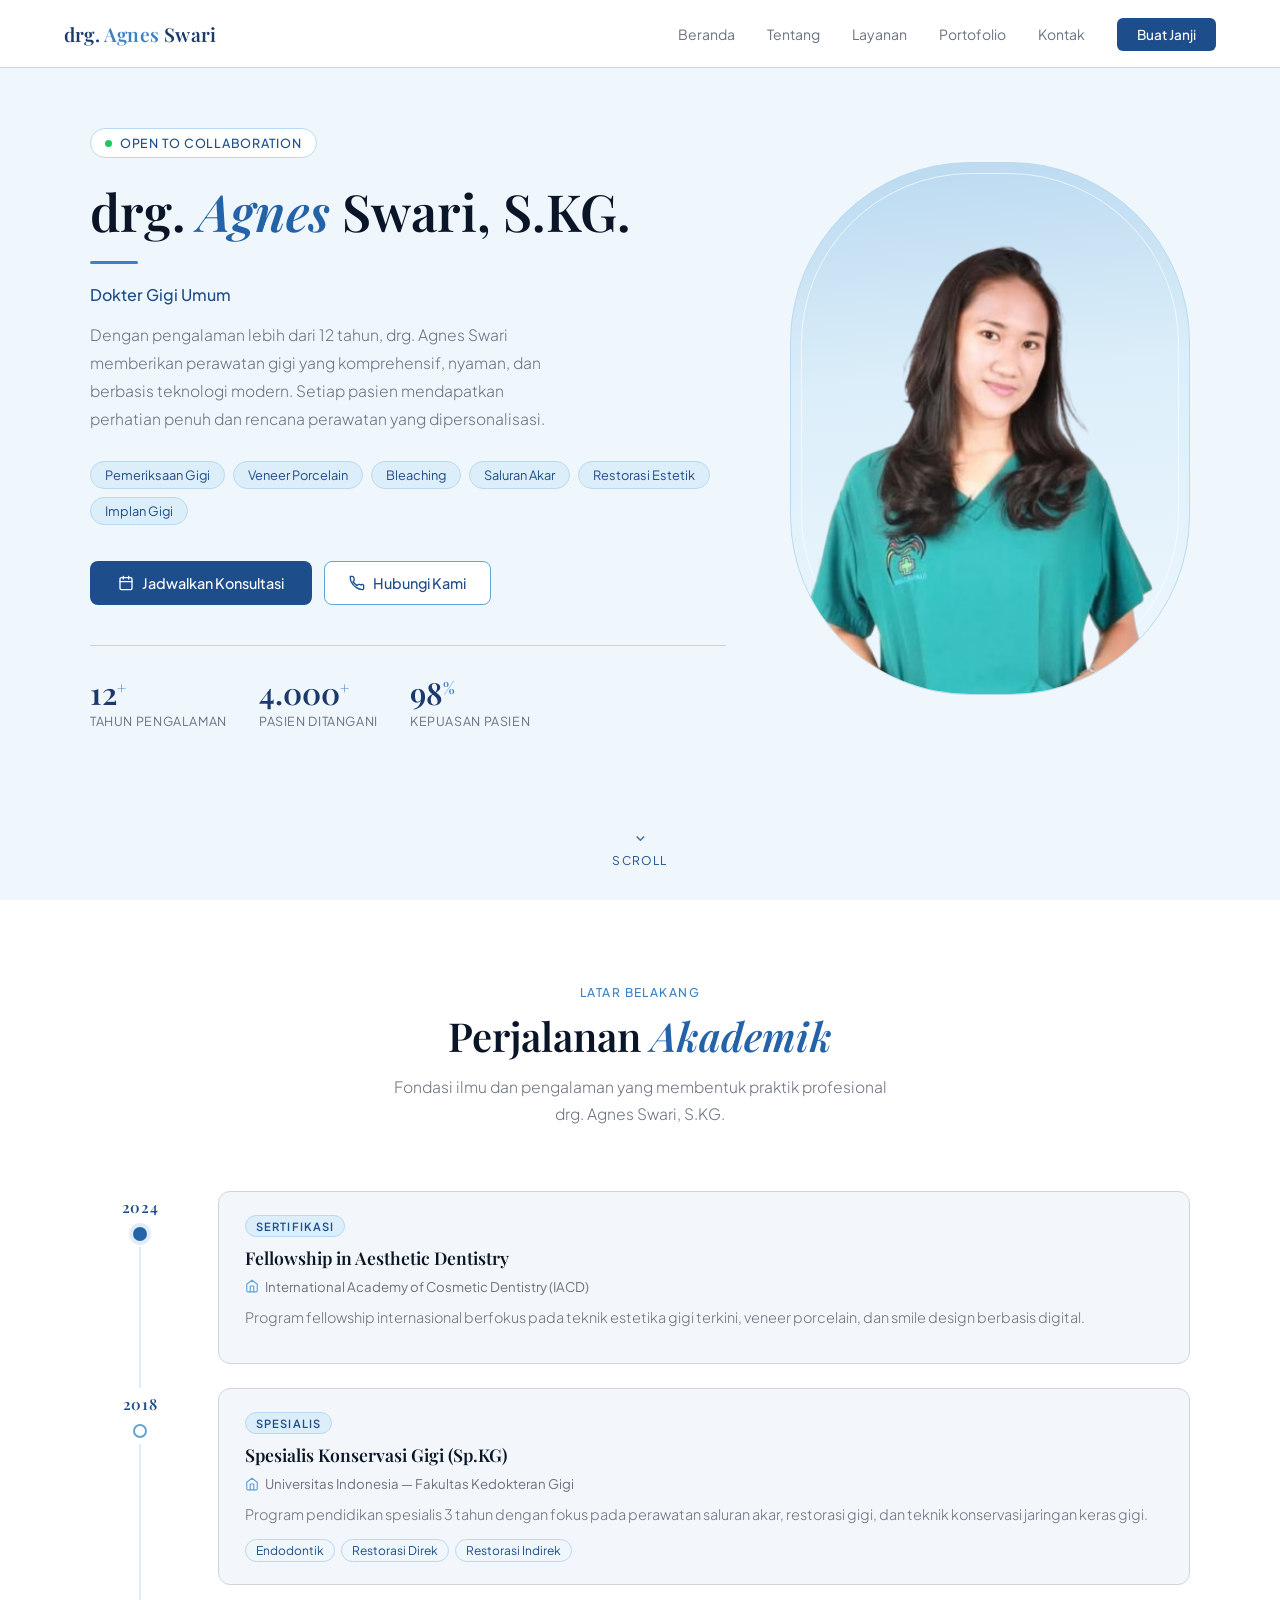
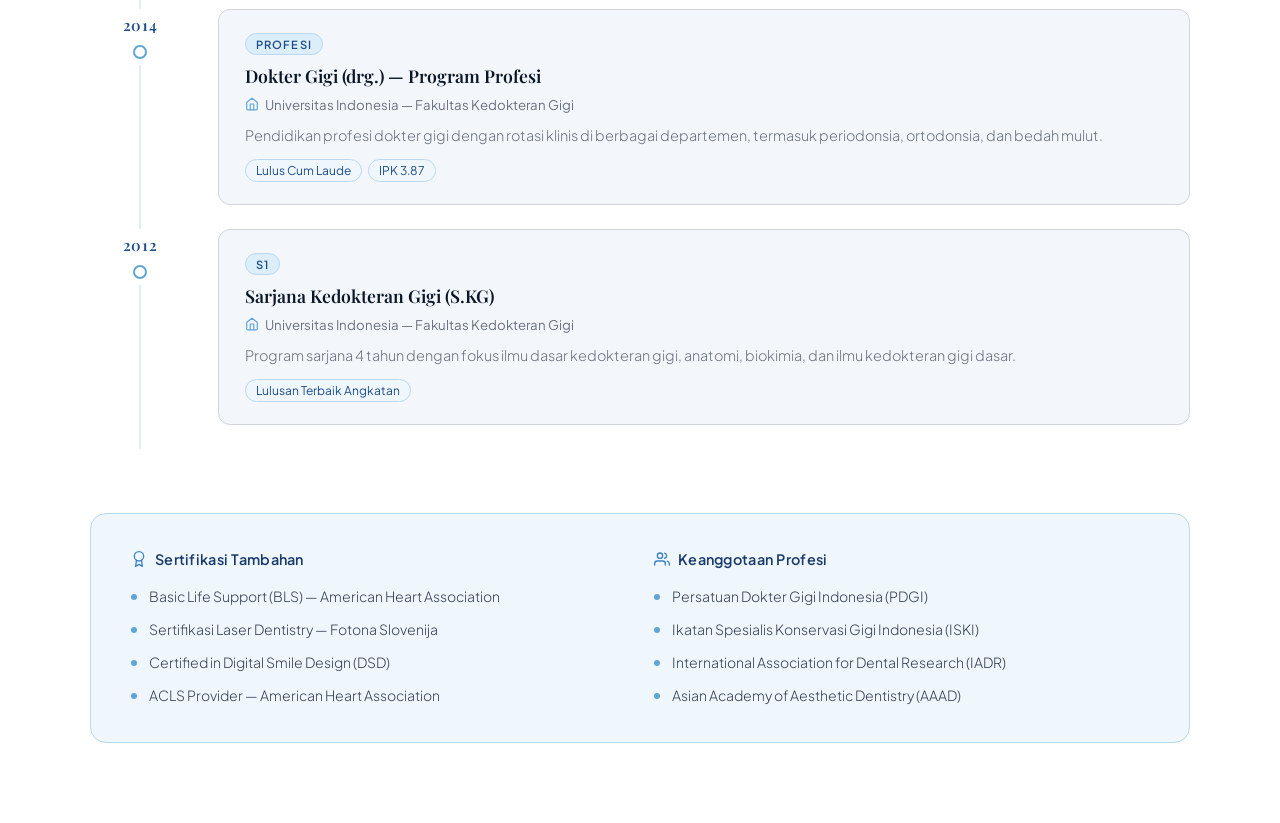
<file: index.html>
<!doctype html>
<html lang="id">
  <head>
    <meta charset="UTF-8" />
    <meta name="viewport" content="width=device-width, initial-scale=1.0" />
    <title>drg. Agnes Swari</title>

    <!-- Favicon -->
    <link rel="icon" href="assets/favicon/favicon.png" type="image/png" />

    <!-- Google Fonts -->
    <link rel="preconnect" href="https://fonts.googleapis.com" />
    <link rel="preconnect" href="https://fonts.gstatic.com" crossorigin />
    <link href="https://fonts.googleapis.com/css2?family=Playfair+Display:ital,wght@0,600;1,500&family=Plus+Jakarta+Sans:wght@300;400;500;600&display=swap" rel="stylesheet" />

    <!-- Stylesheet -->
    <link rel="stylesheet" href="style.css" />
  </head>
  <body>
    <!-- ══════════════════════════════════
     NAVBAR
════════════════════════════════════ -->
    <header>
      <nav class="navbar">
        <a href="index.html" class="logo">drg. <span>Agnes</span> Swari</a>

        <ul class="nav-menu">
          <li><a href="index.html">Beranda</a></li>
          <li><a href="#">Tentang</a></li>
          <li><a href="#">Layanan</a></li>
          <li><a href="portofolio.html">Portofolio</a></li>
          <li><a href="#">Kontak</a></li>
          <li><a href="#" class="nav-btn">Buat Janji</a></li>
        </ul>

        <button class="hamburger" id="ham" aria-label="Buka menu">
          <span></span>
          <span></span>
          <span></span>
        </button>
      </nav>

      <!-- Mobile nav drawer (ditampilkan saat hamburger diklik) -->
      <nav class="mobile-nav" id="mobileNav">
        <a href="index.html">Beranda</a>
        <a href="#">Tentang</a>
        <a href="#">Layanan</a>
        <a href="portofolio.html">Portofolio</a>
        <a href="#">Kontak</a>
        <a href="#" class="m-cta">Buat Janji →</a>
      </nav>
    </header>

    <!-- ══════════════════════════════════
     HERO
════════════════════════════════════ -->
    <section class="hero">
      <div class="hero-inner">
        <!-- Kiri: Konten Teks -->
        <div class="hero-content">
          <div class="status-pill">
            <span class="status-dot"></span>
            Open to Collaboration
          </div>

          <h1 class="hero-name">drg. <em>Agnes</em> Swari, S.KG.</h1>

          <p class="hero-degree"></p>
          <!-- Harusnya dipake buat gelar -->

          <div class="divider"></div>

          <p class="hero-specialty">Dokter Gigi Umum</p>

          <p class="hero-desc">
            Dengan pengalaman lebih dari 12 tahun, drg. Agnes Swari memberikan perawatan gigi yang komprehensif, nyaman, dan berbasis teknologi modern. Setiap pasien mendapatkan perhatian penuh dan rencana perawatan yang dipersonalisasi.
          </p>

          <div class="service-tags">
            <a href="#" class="tag">Pemeriksaan Gigi</a>
            <span class="tag">Veneer Porcelain</span>
            <span class="tag">Bleaching</span>
            <span class="tag">Saluran Akar</span>
            <span class="tag">Restorasi Estetik</span>
            <span class="tag">Implan Gigi</span>
          </div>

          <div class="hero-actions">
            <a href="#" class="btn-primary">
              <!-- Ikon kalender -->
              <svg width="16" height="16" viewBox="0 0 24 24" fill="none" stroke="currentColor" stroke-width="2" stroke-linecap="round" stroke-linejoin="round">
                <rect x="3" y="4" width="18" height="18" rx="2" />
                <path d="M16 2v4M8 2v4M3 10h18" />
              </svg>
              Jadwalkan Konsultasi
            </a>
            <a href="#" class="btn-outline">
              <!-- Ikon telepon -->
              <svg width="16" height="16" viewBox="0 0 24 24" fill="none" stroke="currentColor" stroke-width="2" stroke-linecap="round" stroke-linejoin="round">
                <path
                  d="M22 16.92v3a2 2 0 01-2.18 2 19.79 19.79 0 01-8.63-3.07A19.5 19.5 0 013.07 9.81 19.79 19.79 0 012 2h3a2 2 0 012 1.72c.18.96.47 1.9.87 2.81a2 2 0 01-.45 2.11L6.09 9.91a16 16 0 006 6l1.27-1.27a2 2 0 012.11-.45c.91.4 1.85.69 2.81.87A2 2 0 0122 16v2.92z"
                />
              </svg>
              Hubungi Kami
            </a>
          </div>

          <div class="stats-row">
            <div class="stat">
              <div class="stat-num">12<sup>+</sup></div>
              <div class="stat-label">Tahun Pengalaman</div>
            </div>
            <div class="stat">
              <div class="stat-num">4.000<sup>+</sup></div>
              <div class="stat-label">Pasien Ditangani</div>
            </div>
            <div class="stat">
              <div class="stat-num">98<sup>%</sup></div>
              <div class="stat-label">Kepuasan Pasien</div>
            </div>
          </div>
        </div>
        <!-- /hero-content -->

        <!-- Kanan: Foto Profil -->
        <div class="hero-photo-wrap">
          <div class="photo-frame">
            <!--
        ╔══════════════════════════════════════════════════════╗
        ║           SPESIFIKASI FOTO PROFIL DOKTER             ║
        ╠══════════════════════════════════════════════════════╣
        ║  Ukuran      : Min. 600 × 800 px (rasio 3:4)        ║
        ║  Format      : JPG atau WebP (kualitas ≥ 85%)        ║
        ║  Orientasi   : Portrait (vertikal)                   ║
        ║  Framing     : Kepala hingga pinggang (bust shot)    ║
        ║                Kepala di 1/4 bagian atas frame       ║
        ║  Background  : Polos — putih / abu / biru muda       ║
        ║  Pencahayaan : Terang, merata, profesional           ║
        ║  Pakaian     : Jas dokter putih / scrub biru         ║
        ║  Ekspresi    : Senyum ramah, tatapan ke kamera       ║
        ╠══════════════════════════════════════════════════════╣
        ║  CARA PAKAI FOTO ASLI:                               ║
        ║  Hapus seluruh <svg> di bawah, ganti dengan:        ║
        ║                                                      ║
        ║  <img src="foto-dokter.jpg"                          ║
        ║       alt="drg. Agnes Swari, S.KG."                      ║
        ║       style="width:100%;height:100%;                 ║
        ║              object-fit:cover;                       ║
        ║              object-position:center top;             ║
        ║              display:block;" />                      ║
        ╚══════════════════════════════════════════════════════╝
        -->

            <!-- SVG Ilustrasi Placeholder Dokter -->
            <img src="assets/hero/profile.png" alt="Foto Profil drg. Agnes Swari, S.KG." class="doctor-svg" />
          </div>
        </div>
        <!-- /hero-photo-wrap -->
      </div>
      <!-- /hero-inner -->

      <div class="scroll-hint">
        <svg viewBox="0 0 24 24" fill="none" stroke="currentColor" stroke-width="2"><path d="M7 10l5 5 5-5" /></svg>
        Scroll
      </div>
    </section>

    <!-- ══════════════════════════════════
     PERJALANAN AKADEMIK
════════════════════════════════════ -->
    <section class="academic" id="akademik">
      <div class="academic-inner">
        <!-- Header section -->
        <div class="academic-header">
          <span class="section-label">Latar Belakang</span>
          <h2 class="section-title">Perjalanan <em>Akademik</em></h2>
          <p class="section-desc">Fondasi ilmu dan pengalaman yang membentuk praktik profesional drg. Agnes Swari, S.KG.</p>
        </div>

        <!-- Timeline -->
        <div class="timeline">
          <div class="timeline-item">
            <div class="timeline-left">
              <div class="tl-year">2024</div>
              <div class="tl-dot active"></div>
              <div class="tl-line"></div>
            </div>
            <div class="timeline-card">
              <div class="tc-badge">Sertifikasi</div>
              <h3 class="tc-title">Fellowship in Aesthetic Dentistry</h3>
              <p class="tc-org">
                <svg width="14" height="14" viewBox="0 0 24 24" fill="none" stroke="currentColor" stroke-width="2" stroke-linecap="round" stroke-linejoin="round">
                  <path d="M3 9l9-7 9 7v11a2 2 0 01-2 2H5a2 2 0 01-2-2z" />
                  <polyline points="9 22 9 12 15 12 15 22" />
                </svg>
                International Academy of Cosmetic Dentistry (IACD)
              </p>
              <p class="tc-desc">Program fellowship internasional berfokus pada teknik estetika gigi terkini, veneer porcelain, dan smile design berbasis digital.</p>
            </div>
          </div>

          <div class="timeline-item">
            <div class="timeline-left">
              <div class="tl-year">2018</div>
              <div class="tl-dot"></div>
              <div class="tl-line"></div>
            </div>
            <div class="timeline-card">
              <div class="tc-badge">Spesialis</div>
              <h3 class="tc-title">Spesialis Konservasi Gigi (Sp.KG)</h3>
              <p class="tc-org">
                <svg width="14" height="14" viewBox="0 0 24 24" fill="none" stroke="currentColor" stroke-width="2" stroke-linecap="round" stroke-linejoin="round">
                  <path d="M3 9l9-7 9 7v11a2 2 0 01-2 2H5a2 2 0 01-2-2z" />
                  <polyline points="9 22 9 12 15 12 15 22" />
                </svg>
                Universitas Indonesia — Fakultas Kedokteran Gigi
              </p>
              <p class="tc-desc">Program pendidikan spesialis 3 tahun dengan fokus pada perawatan saluran akar, restorasi gigi, dan teknik konservasi jaringan keras gigi.</p>
              <div class="tc-tags">
                <span>Endodontik</span>
                <span>Restorasi Direk</span>
                <span>Restorasi Indirek</span>
              </div>
            </div>
          </div>

          <div class="timeline-item">
            <div class="timeline-left">
              <div class="tl-year">2014</div>
              <div class="tl-dot"></div>
              <div class="tl-line"></div>
            </div>
            <div class="timeline-card">
              <div class="tc-badge">Profesi</div>
              <h3 class="tc-title">Dokter Gigi (drg.) — Program Profesi</h3>
              <p class="tc-org">
                <svg width="14" height="14" viewBox="0 0 24 24" fill="none" stroke="currentColor" stroke-width="2" stroke-linecap="round" stroke-linejoin="round">
                  <path d="M3 9l9-7 9 7v11a2 2 0 01-2 2H5a2 2 0 01-2-2z" />
                  <polyline points="9 22 9 12 15 12 15 22" />
                </svg>
                Universitas Indonesia — Fakultas Kedokteran Gigi
              </p>
              <p class="tc-desc">Pendidikan profesi dokter gigi dengan rotasi klinis di berbagai departemen, termasuk periodonsia, ortodonsia, dan bedah mulut.</p>
              <div class="tc-tags">
                <span>Lulus Cum Laude</span>
                <span>IPK 3.87</span>
              </div>
            </div>
          </div>

          <div class="timeline-item">
            <div class="timeline-left">
              <div class="tl-year">2012</div>
              <div class="tl-dot"></div>
              <div class="tl-line last"></div>
            </div>
            <div class="timeline-card">
              <div class="tc-badge">S1</div>
              <h3 class="tc-title">Sarjana Kedokteran Gigi (S.KG)</h3>
              <p class="tc-org">
                <svg width="14" height="14" viewBox="0 0 24 24" fill="none" stroke="currentColor" stroke-width="2" stroke-linecap="round" stroke-linejoin="round">
                  <path d="M3 9l9-7 9 7v11a2 2 0 01-2 2H5a2 2 0 01-2-2z" />
                  <polyline points="9 22 9 12 15 12 15 22" />
                </svg>
                Universitas Indonesia — Fakultas Kedokteran Gigi
              </p>
              <p class="tc-desc">Program sarjana 4 tahun dengan fokus ilmu dasar kedokteran gigi, anatomi, biokimia, dan ilmu kedokteran gigi dasar.</p>
              <div class="tc-tags">
                <span>Lulusan Terbaik Angkatan</span>
              </div>
            </div>
          </div>
        </div>
        <!-- /timeline -->

        <!-- Sertifikasi & Keanggotaan -->
        <div class="academic-extra">
          <div class="extra-col">
            <h4 class="extra-title">
              <svg width="16" height="16" viewBox="0 0 24 24" fill="none" stroke="currentColor" stroke-width="2" stroke-linecap="round" stroke-linejoin="round">
                <circle cx="12" cy="8" r="7" />
                <polyline points="8.21 13.89 7 23 12 20 17 23 15.79 13.88" />
              </svg>
              Sertifikasi Tambahan
            </h4>
            <ul class="extra-list">
              <li>Basic Life Support (BLS) — American Heart Association</li>
              <li>Sertifikasi Laser Dentistry — Fotona Slovenija</li>
              <li>Certified in Digital Smile Design (DSD)</li>
              <li>ACLS Provider — American Heart Association</li>
            </ul>
          </div>
          <div class="extra-col">
            <h4 class="extra-title">
              <svg width="16" height="16" viewBox="0 0 24 24" fill="none" stroke="currentColor" stroke-width="2" stroke-linecap="round" stroke-linejoin="round">
                <path d="M17 21v-2a4 4 0 00-4-4H5a4 4 0 00-4 4v2" />
                <circle cx="9" cy="7" r="4" />
                <path d="M23 21v-2a4 4 0 00-3-3.87" />
                <path d="M16 3.13a4 4 0 010 7.75" />
              </svg>
              Keanggotaan Profesi
            </h4>
            <ul class="extra-list">
              <li>Persatuan Dokter Gigi Indonesia (PDGI)</li>
              <li>Ikatan Spesialis Konservasi Gigi Indonesia (ISKI)</li>
              <li>International Association for Dental Research (IADR)</li>
              <li>Asian Academy of Aesthetic Dentistry (AAAD)</li>
            </ul>
          </div>
        </div>
      </div>
    </section>

    <!-- JavaScript -->
    <script src="script.js"></script>
  </body>
</html>
</file>
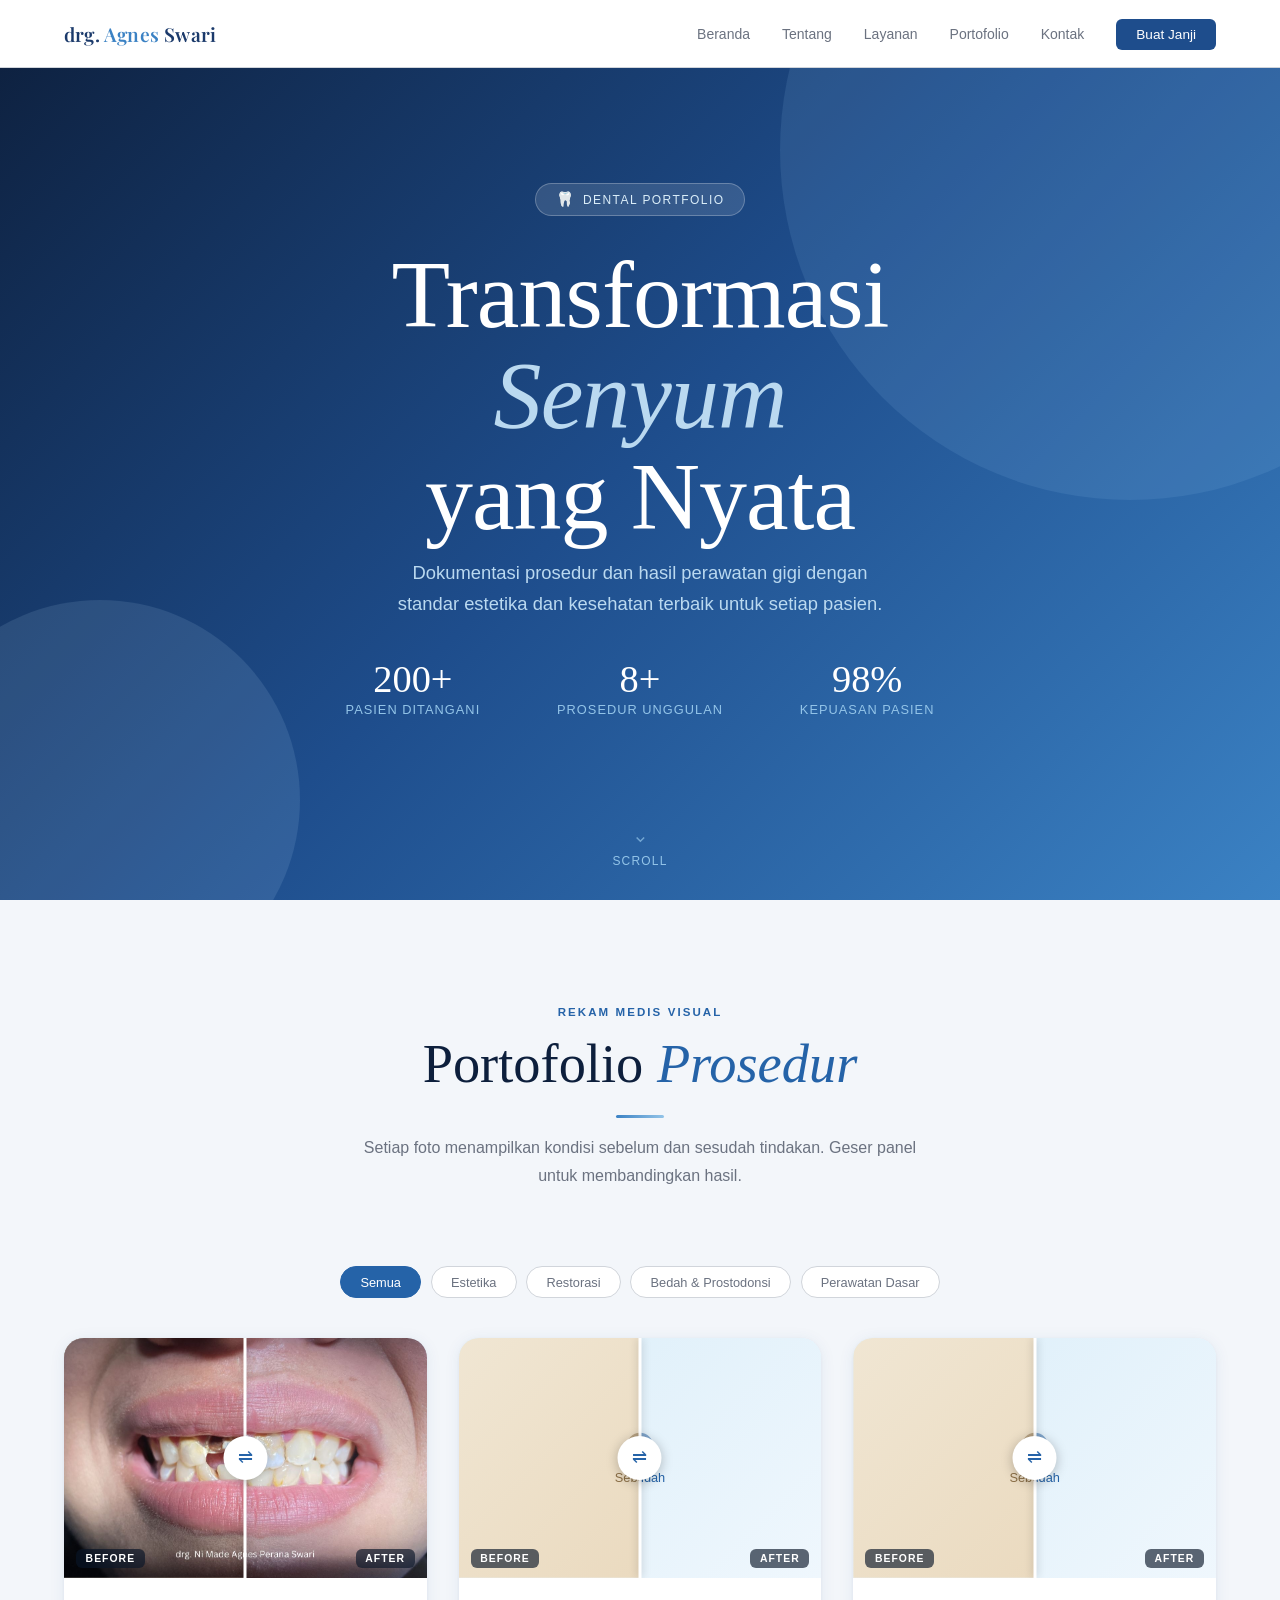
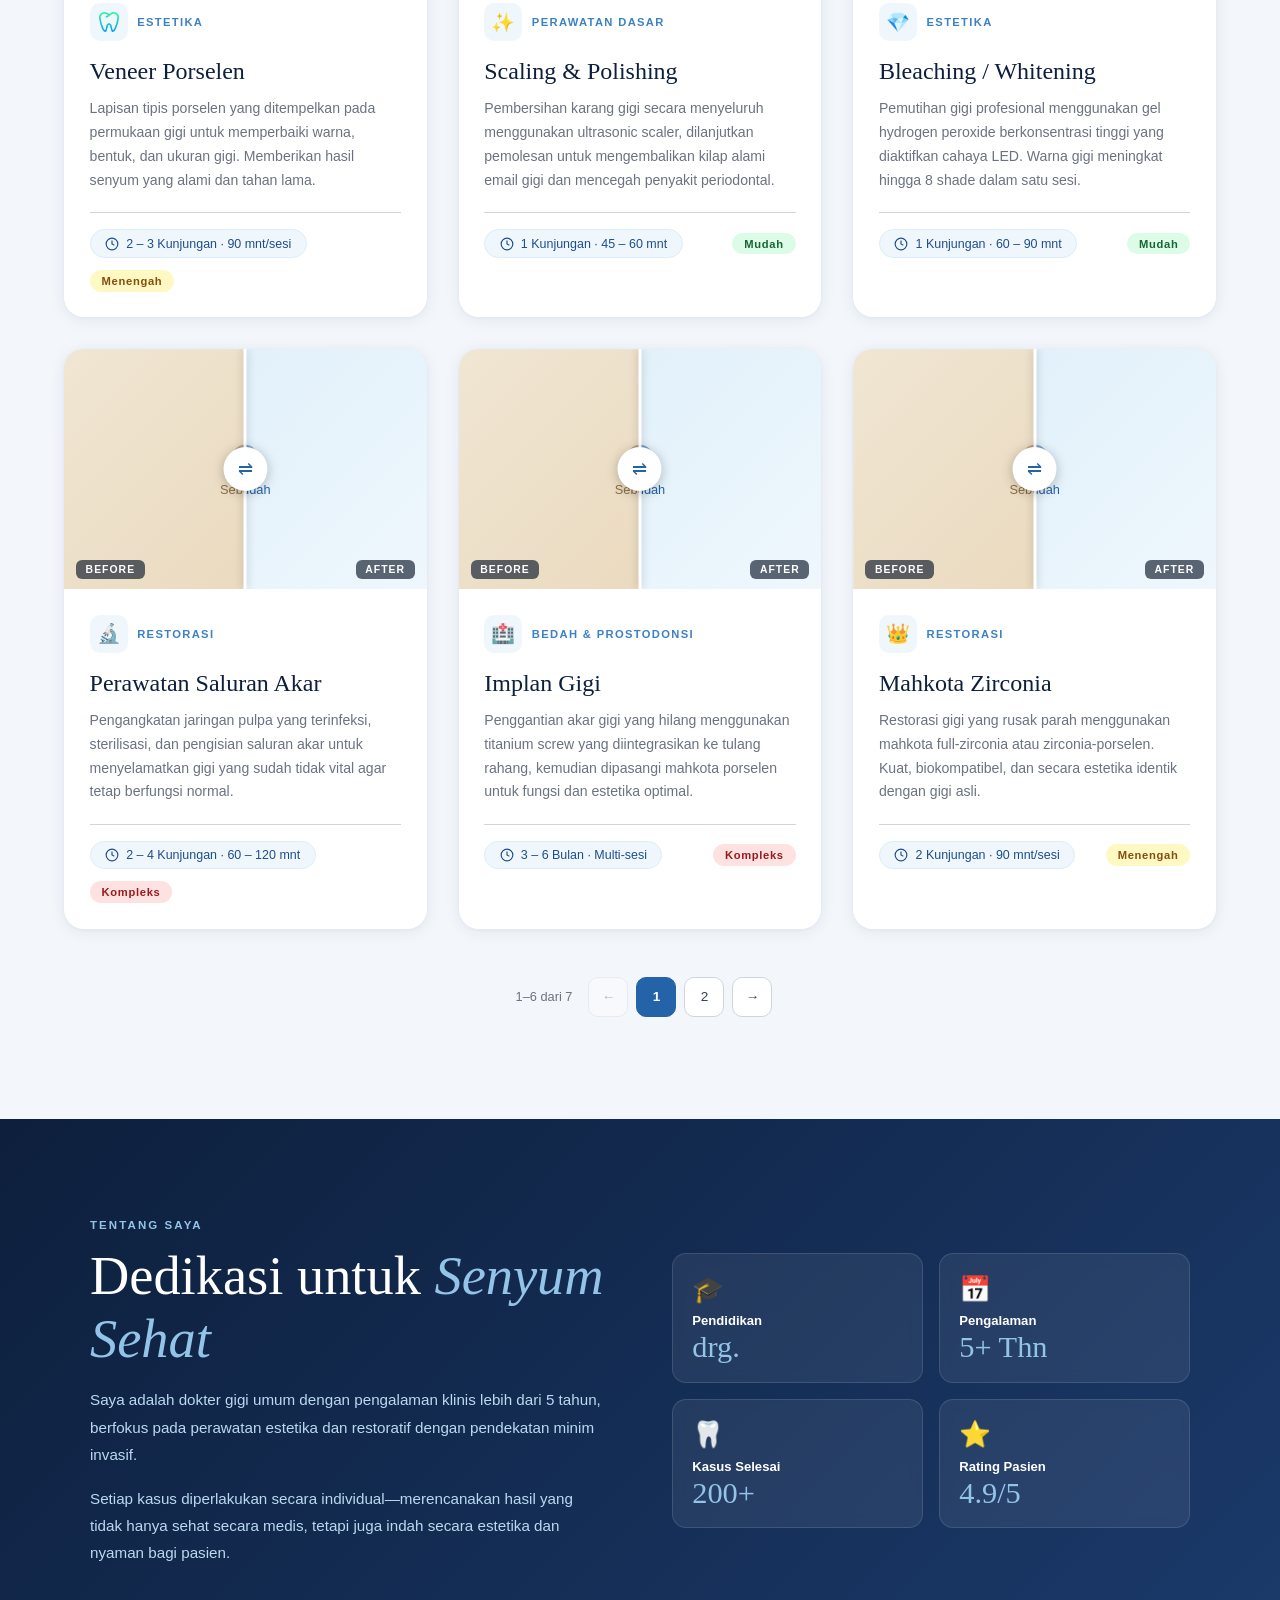
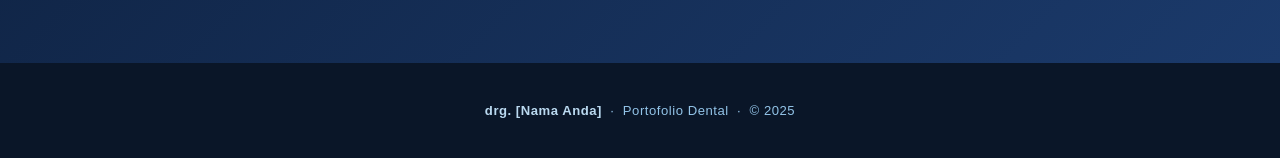
<file: portofolio.html>
<!doctype html>
<html lang="id">
  <head>
    <meta charset="UTF-8" />
    <meta name="viewport" content="width=device-width, initial-scale=1.0" />
    <title>Portofolio | drg. Agnes Swari</title>

    <!-- Favicon -->
    <link rel="icon" href="assets/favicon/favicon.png" type="image/png" />

    <!-- Google Fonts -->
    <link rel="preconnect" href="https://fonts.googleapis.com" />
    <link rel="preconnect" href="https://fonts.gstatic.com" crossorigin />
    <link href="https://fonts.googleapis.com/css2?family=Playfair+Display:ital,wght@0,600;1,500&family=Plus+Jakarta+Sans:wght@300;400;500;600&display=swap" rel="stylesheet" />

    <!-- Stylesheet -->
    <link rel="stylesheet" href="portofolio/style.css" />
  </head>
  <body>
    <!-- ══════════════════════════════════
     NAVBAR
════════════════════════════════════ -->
    <header>
      <nav class="navbar">
        <a href="index.html" class="logo">drg. <span>Agnes</span> Swari</a>

        <ul class="nav-menu">
          <li><a href="index.html">Beranda</a></li>
          <li><a href="#">Tentang</a></li>
          <li><a href="#">Layanan</a></li>
          <li><a href="portofolio.html">Portofolio</a></li>
          <li><a href="#">Kontak</a></li>
          <li><a href="#" class="nav-btn">Buat Janji</a></li>
        </ul>

        <button class="hamburger" id="ham" aria-label="Buka menu">
          <span></span>
          <span></span>
          <span></span>
        </button>
      </nav>

      <!-- Mobile nav drawer (ditampilkan saat hamburger diklik) -->
      <nav class="mobile-nav" id="mobileNav">
        <a href="index.html">Beranda</a>
        <a href="#">Tentang</a>
        <a href="#">Layanan</a>
        <a href="portofolio.html">Portofolio</a>
        <a href="#">Kontak</a>
        <a href="#" class="m-cta">Buat Janji →</a>
      </nav>
    </header>

    <!-- ═══════════════════════ HERO ═══════════════════════ -->
    <section class="hero">
      <div class="hero-inner">
        <div class="hero-badge"><span>🦷</span> Dental Portfolio</div>
        <h1>Transformasi <em>Senyum</em><br />yang Nyata</h1>
        <p class="hero-sub">Dokumentasi prosedur dan hasil perawatan gigi dengan standar estetika dan kesehatan terbaik untuk setiap pasien.</p>
        <div class="hero-stats">
          <div class="stat">
            <div class="stat-num">200+</div>
            <div class="stat-label">Pasien Ditangani</div>
          </div>
          <div class="stat">
            <div class="stat-num">8+</div>
            <div class="stat-label">Prosedur Unggulan</div>
          </div>
          <div class="stat">
            <div class="stat-num">98%</div>
            <div class="stat-label">Kepuasan Pasien</div>
          </div>
        </div>
      </div>
      <div class="scroll-hint">
        <svg viewBox="0 0 24 24" fill="none" stroke="currentColor" stroke-width="2"><path d="M7 10l5 5 5-5" /></svg>
        Scroll
      </div>
    </section>

    <!-- ═══════════════════════ PROCEDURES ═══════════════════════ -->
    <section class="section" style="background: var(--gray-100)">
      <div class="section-header">
        <span class="section-eyebrow">Rekam Medis Visual</span>
        <h2 class="section-title">Portofolio <em>Prosedur</em></h2>
        <div class="divider"></div>
        <p class="section-desc">Setiap foto menampilkan kondisi sebelum dan sesudah tindakan. Geser panel untuk membandingkan hasil.</p>
      </div>

      <div class="filter-bar">
        <button class="filter-btn active" data-filter="all">Semua</button>
        <button class="filter-btn" data-filter="estetika">Estetika</button>
        <button class="filter-btn" data-filter="restorasi">Restorasi</button>
        <button class="filter-btn" data-filter="bedah">Bedah & Prostodonsi</button>
        <button class="filter-btn" data-filter="perawatan">Perawatan Dasar</button>
      </div>

      <div class="procedures-grid" id="proceduresGrid">
        <!-- CARD 1 -->
        <div class="card" data-cat="estetika">
          <div class="ba-wrapper" data-ba>
            <div class="ba-after">
              <img src="assets/Portofolio/MahkotaPasak/MahkotaPasak1AF.jpg" alt="Mahkota Pasak - Sesudah" />
            </div>
            <div class="ba-before">
              <img src="assets/Portofolio/MahkotaPasak/MahkotaPasak1BF.jpg" alt="Mahkota Pasak - Sebelum" />
            </div>
            <div class="ba-divider"><div class="ba-handle">⇌</div></div>
            <div class="ba-labels"><span class="ba-label">Before</span><span class="ba-label">After</span></div>
          </div>
          <div class="card-body">
            <div class="card-meta">
              <div class="card-icon">
                <img src="assets/favicon/favicon.png" alt="Estetika Icon" style="width: 20px; height: 20px" />
              </div>
              <div class="card-category">Estetika</div>
            </div>
            <h3 class="card-title">Veneer Porselen</h3>
            <p class="card-desc">Lapisan tipis porselen yang ditempelkan pada permukaan gigi untuk memperbaiki warna, bentuk, dan ukuran gigi. Memberikan hasil senyum yang alami dan tahan lama.</p>
            <div class="card-footer">
              <div class="duration-pill">
                <svg viewBox="0 0 24 24" fill="none" stroke="currentColor" stroke-width="2">
                  <circle cx="12" cy="12" r="10" />
                  <path d="M12 6v6l4 2" />
                </svg>
                2 – 3 Kunjungan · 90 mnt/sesi
              </div>
              <span class="difficulty-badge diff-medium">Menengah</span>
            </div>
          </div>
        </div>

        <!-- CARD 2 -->
        <div class="card" data-cat="perawatan">
          <div class="ba-wrapper" data-ba>
            <div class="ba-after">
              <svg viewBox="0 0 24 24" fill="currentColor">
                <path
                  d="M12 2C6.48 2 2 6.48 2 12s4.48 10 10 10 10-4.48 10-10S17.52 2 12 2zm0 3c1.66 0 3 1.34 3 3s-1.34 3-3 3-3-1.34-3-3 1.34-3 3-3zm0 14.2c-2.5 0-4.71-1.28-6-3.22.03-1.99 4-3.08 6-3.08 1.99 0 5.97 1.09 6 3.08-1.29 1.94-3.5 3.22-6 3.22z"
                />
              </svg>
              <span>Sesudah</span>
            </div>
            <div class="ba-before">
              <svg viewBox="0 0 24 24" fill="currentColor">
                <path
                  d="M12 2C6.48 2 2 6.48 2 12s4.48 10 10 10 10-4.48 10-10S17.52 2 12 2zm0 3c1.66 0 3 1.34 3 3s-1.34 3-3 3-3-1.34-3-3 1.34-3 3-3zm0 14.2c-2.5 0-4.71-1.28-6-3.22.03-1.99 4-3.08 6-3.08 1.99 0 5.97 1.09 6 3.08-1.29 1.94-3.5 3.22-6 3.22z"
                />
              </svg>
              <span>Sebelum</span>
            </div>
            <div class="ba-divider"><div class="ba-handle">⇌</div></div>
            <div class="ba-labels"><span class="ba-label">Before</span><span class="ba-label">After</span></div>
          </div>
          <div class="card-body">
            <div class="card-meta">
              <div class="card-icon">✨</div>
              <div class="card-category">Perawatan Dasar</div>
            </div>
            <h3 class="card-title">Scaling & Polishing</h3>
            <p class="card-desc">Pembersihan karang gigi secara menyeluruh menggunakan ultrasonic scaler, dilanjutkan pemolesan untuk mengembalikan kilap alami email gigi dan mencegah penyakit periodontal.</p>
            <div class="card-footer">
              <div class="duration-pill">
                <svg viewBox="0 0 24 24" fill="none" stroke="currentColor" stroke-width="2">
                  <circle cx="12" cy="12" r="10" />
                  <path d="M12 6v6l4 2" />
                </svg>
                1 Kunjungan · 45 – 60 mnt
              </div>
              <span class="difficulty-badge diff-easy">Mudah</span>
            </div>
          </div>
        </div>

        <!-- CARD 3 -->
        <div class="card" data-cat="estetika">
          <div class="ba-wrapper" data-ba>
            <div class="ba-after">
              <svg viewBox="0 0 24 24" fill="currentColor">
                <path
                  d="M12 2C6.48 2 2 6.48 2 12s4.48 10 10 10 10-4.48 10-10S17.52 2 12 2zm0 3c1.66 0 3 1.34 3 3s-1.34 3-3 3-3-1.34-3-3 1.34-3 3-3zm0 14.2c-2.5 0-4.71-1.28-6-3.22.03-1.99 4-3.08 6-3.08 1.99 0 5.97 1.09 6 3.08-1.29 1.94-3.5 3.22-6 3.22z"
                />
              </svg>
              <span>Sesudah</span>
            </div>
            <div class="ba-before">
              <svg viewBox="0 0 24 24" fill="currentColor">
                <path
                  d="M12 2C6.48 2 2 6.48 2 12s4.48 10 10 10 10-4.48 10-10S17.52 2 12 2zm0 3c1.66 0 3 1.34 3 3s-1.34 3-3 3-3-1.34-3-3 1.34-3 3-3zm0 14.2c-2.5 0-4.71-1.28-6-3.22.03-1.99 4-3.08 6-3.08 1.99 0 5.97 1.09 6 3.08-1.29 1.94-3.5 3.22-6 3.22z"
                />
              </svg>
              <span>Sebelum</span>
            </div>
            <div class="ba-divider"><div class="ba-handle">⇌</div></div>
            <div class="ba-labels"><span class="ba-label">Before</span><span class="ba-label">After</span></div>
          </div>
          <div class="card-body">
            <div class="card-meta">
              <div class="card-icon">💎</div>
              <div class="card-category">Estetika</div>
            </div>
            <h3 class="card-title">Bleaching / Whitening</h3>
            <p class="card-desc">Pemutihan gigi profesional menggunakan gel hydrogen peroxide berkonsentrasi tinggi yang diaktifkan cahaya LED. Warna gigi meningkat hingga 8 shade dalam satu sesi.</p>
            <div class="card-footer">
              <div class="duration-pill">
                <svg viewBox="0 0 24 24" fill="none" stroke="currentColor" stroke-width="2">
                  <circle cx="12" cy="12" r="10" />
                  <path d="M12 6v6l4 2" />
                </svg>
                1 Kunjungan · 60 – 90 mnt
              </div>
              <span class="difficulty-badge diff-easy">Mudah</span>
            </div>
          </div>
        </div>

        <!-- CARD 4 -->
        <div class="card" data-cat="restorasi">
          <div class="ba-wrapper" data-ba>
            <div class="ba-after">
              <svg viewBox="0 0 24 24" fill="currentColor">
                <path
                  d="M12 2C6.48 2 2 6.48 2 12s4.48 10 10 10 10-4.48 10-10S17.52 2 12 2zm0 3c1.66 0 3 1.34 3 3s-1.34 3-3 3-3-1.34-3-3 1.34-3 3-3zm0 14.2c-2.5 0-4.71-1.28-6-3.22.03-1.99 4-3.08 6-3.08 1.99 0 5.97 1.09 6 3.08-1.29 1.94-3.5 3.22-6 3.22z"
                />
              </svg>
              <span>Sesudah</span>
            </div>
            <div class="ba-before">
              <svg viewBox="0 0 24 24" fill="currentColor">
                <path
                  d="M12 2C6.48 2 2 6.48 2 12s4.48 10 10 10 10-4.48 10-10S17.52 2 12 2zm0 3c1.66 0 3 1.34 3 3s-1.34 3-3 3-3-1.34-3-3 1.34-3 3-3zm0 14.2c-2.5 0-4.71-1.28-6-3.22.03-1.99 4-3.08 6-3.08 1.99 0 5.97 1.09 6 3.08-1.29 1.94-3.5 3.22-6 3.22z"
                />
              </svg>
              <span>Sebelum</span>
            </div>
            <div class="ba-divider"><div class="ba-handle">⇌</div></div>
            <div class="ba-labels"><span class="ba-label">Before</span><span class="ba-label">After</span></div>
          </div>
          <div class="card-body">
            <div class="card-meta">
              <div class="card-icon">🔬</div>
              <div class="card-category">Restorasi</div>
            </div>
            <h3 class="card-title">Perawatan Saluran Akar</h3>
            <p class="card-desc">Pengangkatan jaringan pulpa yang terinfeksi, sterilisasi, dan pengisian saluran akar untuk menyelamatkan gigi yang sudah tidak vital agar tetap berfungsi normal.</p>
            <div class="card-footer">
              <div class="duration-pill">
                <svg viewBox="0 0 24 24" fill="none" stroke="currentColor" stroke-width="2">
                  <circle cx="12" cy="12" r="10" />
                  <path d="M12 6v6l4 2" />
                </svg>
                2 – 4 Kunjungan · 60 – 120 mnt
              </div>
              <span class="difficulty-badge diff-hard">Kompleks</span>
            </div>
          </div>
        </div>

        <!-- CARD 5 -->
        <div class="card" data-cat="bedah">
          <div class="ba-wrapper" data-ba>
            <div class="ba-after">
              <svg viewBox="0 0 24 24" fill="currentColor">
                <path
                  d="M12 2C6.48 2 2 6.48 2 12s4.48 10 10 10 10-4.48 10-10S17.52 2 12 2zm0 3c1.66 0 3 1.34 3 3s-1.34 3-3 3-3-1.34-3-3 1.34-3 3-3zm0 14.2c-2.5 0-4.71-1.28-6-3.22.03-1.99 4-3.08 6-3.08 1.99 0 5.97 1.09 6 3.08-1.29 1.94-3.5 3.22-6 3.22z"
                />
              </svg>
              <span>Sesudah</span>
            </div>
            <div class="ba-before">
              <svg viewBox="0 0 24 24" fill="currentColor">
                <path
                  d="M12 2C6.48 2 2 6.48 2 12s4.48 10 10 10 10-4.48 10-10S17.52 2 12 2zm0 3c1.66 0 3 1.34 3 3s-1.34 3-3 3-3-1.34-3-3 1.34-3 3-3zm0 14.2c-2.5 0-4.71-1.28-6-3.22.03-1.99 4-3.08 6-3.08 1.99 0 5.97 1.09 6 3.08-1.29 1.94-3.5 3.22-6 3.22z"
                />
              </svg>
              <span>Sebelum</span>
            </div>
            <div class="ba-divider"><div class="ba-handle">⇌</div></div>
            <div class="ba-labels"><span class="ba-label">Before</span><span class="ba-label">After</span></div>
          </div>
          <div class="card-body">
            <div class="card-meta">
              <div class="card-icon">🏥</div>
              <div class="card-category">Bedah & Prostodonsi</div>
            </div>
            <h3 class="card-title">Implan Gigi</h3>
            <p class="card-desc">Penggantian akar gigi yang hilang menggunakan titanium screw yang diintegrasikan ke tulang rahang, kemudian dipasangi mahkota porselen untuk fungsi dan estetika optimal.</p>
            <div class="card-footer">
              <div class="duration-pill">
                <svg viewBox="0 0 24 24" fill="none" stroke="currentColor" stroke-width="2">
                  <circle cx="12" cy="12" r="10" />
                  <path d="M12 6v6l4 2" />
                </svg>
                3 – 6 Bulan · Multi-sesi
              </div>
              <span class="difficulty-badge diff-hard">Kompleks</span>
            </div>
          </div>
        </div>

        <!-- CARD 6 -->
        <div class="card" data-cat="restorasi">
          <div class="ba-wrapper" data-ba>
            <div class="ba-after">
              <svg viewBox="0 0 24 24" fill="currentColor">
                <path
                  d="M12 2C6.48 2 2 6.48 2 12s4.48 10 10 10 10-4.48 10-10S17.52 2 12 2zm0 3c1.66 0 3 1.34 3 3s-1.34 3-3 3-3-1.34-3-3 1.34-3 3-3zm0 14.2c-2.5 0-4.71-1.28-6-3.22.03-1.99 4-3.08 6-3.08 1.99 0 5.97 1.09 6 3.08-1.29 1.94-3.5 3.22-6 3.22z"
                />
              </svg>
              <span>Sesudah</span>
            </div>
            <div class="ba-before">
              <svg viewBox="0 0 24 24" fill="currentColor">
                <path
                  d="M12 2C6.48 2 2 6.48 2 12s4.48 10 10 10 10-4.48 10-10S17.52 2 12 2zm0 3c1.66 0 3 1.34 3 3s-1.34 3-3 3-3-1.34-3-3 1.34-3 3-3zm0 14.2c-2.5 0-4.71-1.28-6-3.22.03-1.99 4-3.08 6-3.08 1.99 0 5.97 1.09 6 3.08-1.29 1.94-3.5 3.22-6 3.22z"
                />
              </svg>
              <span>Sebelum</span>
            </div>
            <div class="ba-divider"><div class="ba-handle">⇌</div></div>
            <div class="ba-labels"><span class="ba-label">Before</span><span class="ba-label">After</span></div>
          </div>
          <div class="card-body">
            <div class="card-meta">
              <div class="card-icon">👑</div>
              <div class="card-category">Restorasi</div>
            </div>
            <h3 class="card-title">Mahkota Zirconia</h3>
            <p class="card-desc">Restorasi gigi yang rusak parah menggunakan mahkota full-zirconia atau zirconia-porselen. Kuat, biokompatibel, dan secara estetika identik dengan gigi asli.</p>
            <div class="card-footer">
              <div class="duration-pill">
                <svg viewBox="0 0 24 24" fill="none" stroke="currentColor" stroke-width="2">
                  <circle cx="12" cy="12" r="10" />
                  <path d="M12 6v6l4 2" />
                </svg>
                2 Kunjungan · 90 mnt/sesi
              </div>
              <span class="difficulty-badge diff-medium">Menengah</span>
            </div>
          </div>
        </div>

        <!-- CARD 7 -->
        <div class="card" data-cat="perawatan">
          <div class="ba-wrapper" data-ba>
            <div class="ba-after">...</div>
            <div class="ba-before">...</div>
            <div class="ba-divider"><div class="ba-handle">⇌</div></div>
            <div class="ba-labels"><span class="ba-label">Before</span><span class="ba-label">After</span></div>
          </div>
          <div class="card-body">
            <div class="card-meta">
              <div class="card-icon">🪥</div>
              <div class="card-category">Perawatan Dasar</div>
            </div>
            <h3 class="card-title">Nama Prosedur</h3>
            <p class="card-desc">Deskripsi prosedur...</p>
            <div class="card-footer">
              <div class="duration-pill">
                <svg viewBox="0 0 24 24" fill="none" stroke="currentColor" stroke-width="2">
                  <circle cx="12" cy="12" r="10" />
                  <path d="M12 6v6l4 2" />
                </svg>
                1 Kunjungan · 30 mnt
              </div>
              <span class="difficulty-badge diff-easy">Mudah</span>
            </div>
          </div>
        </div>
      </div>
      <!-- /grid -->

      <!-- PAGINATION -->
      <div class="pagination-bar" id="paginationBar"></div>
    </section>

    <!-- ═══════════════════════ ABOUT STRIP ═══════════════════════ -->
    <section class="about-strip">
      <div class="about-inner">
        <div class="about-text">
          <span class="section-eyebrow">Tentang Saya</span>
          <h2 class="section-title">Dedikasi untuk <em>Senyum Sehat</em></h2>
          <p>Saya adalah dokter gigi umum dengan pengalaman klinis lebih dari 5 tahun, berfokus pada perawatan estetika dan restoratif dengan pendekatan minim invasif.</p>
          <p>Setiap kasus diperlakukan secara individual—merencanakan hasil yang tidak hanya sehat secara medis, tetapi juga indah secara estetika dan nyaman bagi pasien.</p>
        </div>
        <div class="about-highlights">
          <div class="highlight-box">
            <div class="highlight-icon">🎓</div>
            <div class="highlight-title">Pendidikan</div>
            <div class="highlight-val">drg.</div>
          </div>
          <div class="highlight-box">
            <div class="highlight-icon">📅</div>
            <div class="highlight-title">Pengalaman</div>
            <div class="highlight-val">5+ Thn</div>
          </div>
          <div class="highlight-box">
            <div class="highlight-icon">🦷</div>
            <div class="highlight-title">Kasus Selesai</div>
            <div class="highlight-val">200+</div>
          </div>
          <div class="highlight-box">
            <div class="highlight-icon">⭐</div>
            <div class="highlight-title">Rating Pasien</div>
            <div class="highlight-val">4.9/5</div>
          </div>
        </div>
      </div>
    </section>

    <!-- ═══════════════════════ MODAL ═══════════════════════ -->
    <div class="modal-overlay" id="modalOverlay" role="dialog" aria-modal="true">
      <div class="modal" id="modal">
        <!-- large before/after slider -->
        <div class="modal-ba" id="modalBa">
          <div class="ba-after" id="modalAfter"></div>
          <div class="ba-before" id="modalBefore"></div>
          <div class="ba-divider" id="modalDivider"><div class="ba-handle">⇌</div></div>
          <div class="ba-labels"><span class="ba-label">Before</span><span class="ba-label">After</span></div>
        </div>
        <!-- content -->
        <div class="modal-body">
          <div class="modal-header">
            <div class="modal-title-group">
              <div class="modal-eyebrow">
                <span id="modalIcon"></span>
                <span id="modalCategory"></span>
              </div>
              <h2 class="modal-title" id="modalTitle"></h2>
            </div>
            <button class="modal-close" id="modalClose" aria-label="Tutup">✕</button>
          </div>
          <div class="modal-divider"></div>
          <p class="modal-desc" id="modalDesc"></p>
          <div class="modal-meta-row">
            <div class="modal-meta-item">
              <span class="modal-meta-icon">⏱</span>
              <div>
                <div class="modal-meta-label">Durasi</div>
                <div class="modal-meta-value" id="modalDuration"></div>
              </div>
            </div>
            <div class="modal-meta-item">
              <span class="modal-meta-icon">📊</span>
              <div>
                <div class="modal-meta-label">Tingkat Kesulitan</div>
                <div class="modal-meta-value" id="modalDifficulty"></div>
              </div>
            </div>
          </div>
        </div>
      </div>
    </div>

    <!-- ═══════════════════════ FOOTER ═══════════════════════ -->
    <footer><strong>drg. [Nama Anda]</strong> &nbsp;·&nbsp; Portofolio Dental &nbsp;·&nbsp; © 2025</footer>

    <!-- SCRIPTS -->
    <script src="portofolio/script.js"></script>
  </body>
</html>
</file>
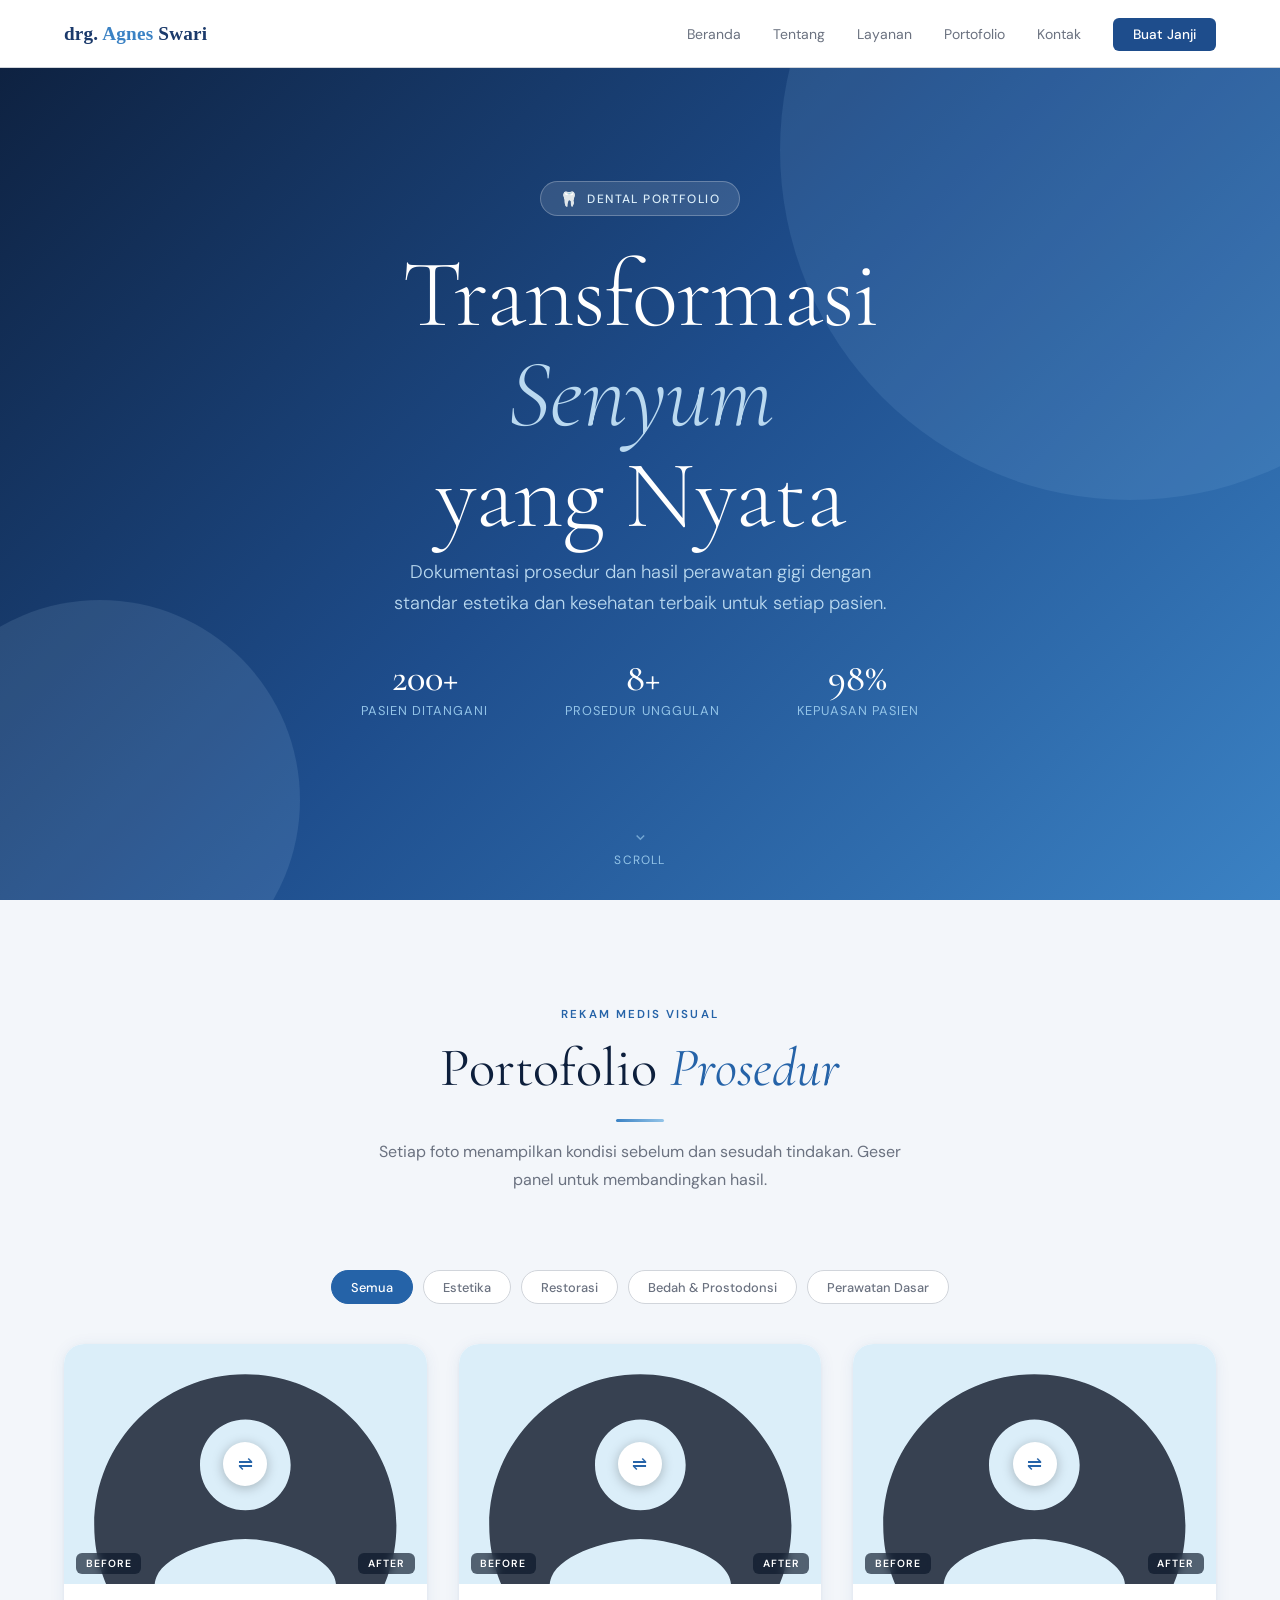
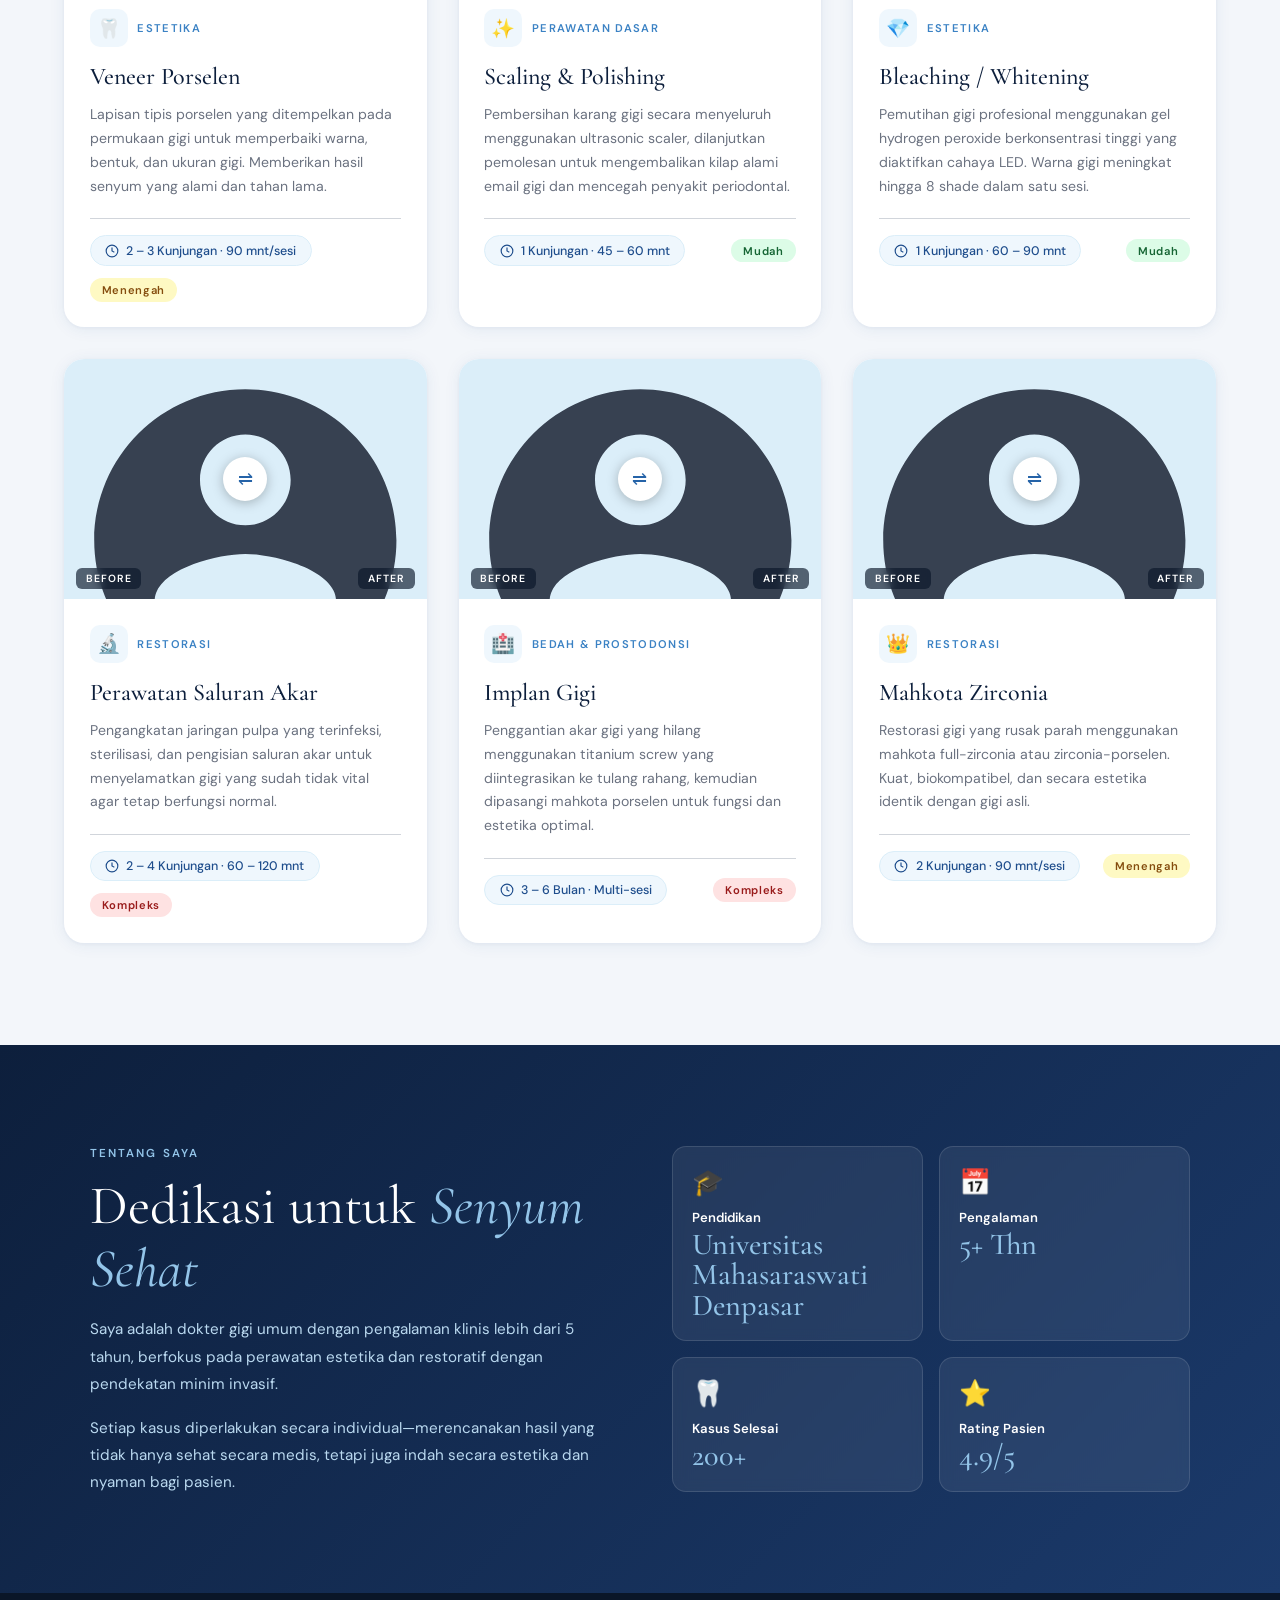
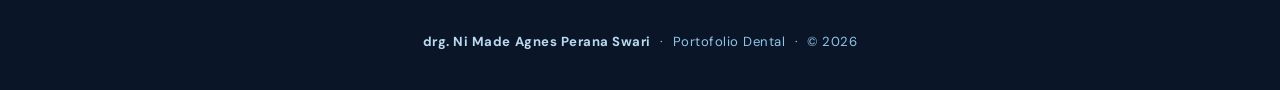
<file: portofolio/portofolio.html>
<!doctype html>
<html lang="id">
  <head>
    <meta charset="UTF-8" />
    <meta name="viewport" content="width=device-width, initial-scale=1.0" />
    <title>Portofolio drg. Agnes Swari</title>

    <!-- Favicon -->
    <link rel="icon" href="../assets/favicon/favicon.png" type="image/png" />

    <!-- Google Fonts -->
    <link href="https://fonts.googleapis.com/css2?family=Cormorant+Garamond:ital,wght@0,300;0,400;0,500;0,600;1,300;1,400&family=DM+Sans:wght@300;400;500;600&display=swap" rel="stylesheet" />

    <!-- Stylesheet -->
    <link rel="stylesheet" href="style.css" />
  </head>
  <body>
    <!-- ══════════════════════════════════
     NAVBAR
════════════════════════════════════ -->
    <header>
      <nav class="navbar">
        <a href="../index.html" class="logo">drg. <span>Agnes</span> Swari</a>

        <ul class="nav-menu">
          <li><a href="../index.html">Beranda</a></li>
          <li><a href="#">Tentang</a></li>
          <li><a href="#">Layanan</a></li>
          <li><a href="portofolio.html">Portofolio</a></li>
          <li><a href="#">Kontak</a></li>
          <li><a href="#" class="nav-btn">Buat Janji</a></li>
        </ul>

        <button class="hamburger" id="ham" aria-label="Buka menu">
          <span></span>
          <span></span>
          <span></span>
        </button>
      </nav>

      <!-- Mobile nav drawer (ditampilkan saat hamburger diklik) -->
      <nav class="mobile-nav" id="mobileNav">
        <a href="../index.html">Beranda</a>
        <a href="#">Tentang</a>
        <a href="#">Layanan</a>
        <a href="portofolio.html">Portofolio</a>
        <a href="#">Kontak</a>
        <a href="#" class="m-cta">Buat Janji →</a>
      </nav>
    </header>

    <!-- ═══════════════════════ HERO ═══════════════════════ -->
    <section class="hero">
      <div class="hero-inner">
        <div class="hero-badge"><span>🦷</span> Dental Portfolio</div>
        <h1>Transformasi <em>Senyum</em><br />yang Nyata</h1>
        <p class="hero-sub">Dokumentasi prosedur dan hasil perawatan gigi dengan standar estetika dan kesehatan terbaik untuk setiap pasien.</p>
        <div class="hero-stats">
          <div class="stat">
            <div class="stat-num">200+</div>
            <div class="stat-label">Pasien Ditangani</div>
          </div>
          <div class="stat">
            <div class="stat-num">8+</div>
            <div class="stat-label">Prosedur Unggulan</div>
          </div>
          <div class="stat">
            <div class="stat-num">98%</div>
            <div class="stat-label">Kepuasan Pasien</div>
          </div>
        </div>
      </div>
      <div class="scroll-hint">
        <svg viewBox="0 0 24 24" fill="none" stroke="currentColor" stroke-width="2"><path d="M7 10l5 5 5-5" /></svg>
        Scroll
      </div>
    </section>

    <!-- ═══════════════════════ PROCEDURES ═══════════════════════ -->
    <section class="section" style="background: var(--gray-100)">
      <div class="section-header">
        <span class="section-eyebrow">Rekam Medis Visual</span>
        <h2 class="section-title">Portofolio <em>Prosedur</em></h2>
        <div class="divider"></div>
        <p class="section-desc">Setiap foto menampilkan kondisi sebelum dan sesudah tindakan. Geser panel untuk membandingkan hasil.</p>
      </div>

      <div class="filter-bar">
        <button class="filter-btn active" data-filter="all">Semua</button>
        <button class="filter-btn" data-filter="estetika">Estetika</button>
        <button class="filter-btn" data-filter="restorasi">Restorasi</button>
        <button class="filter-btn" data-filter="bedah">Bedah & Prostodonsi</button>
        <button class="filter-btn" data-filter="perawatan">Perawatan Dasar</button>
      </div>

      <div class="procedures-grid" id="proceduresGrid">
        <!-- CARD 1 -->
        <div class="card" data-cat="estetika">
          <div class="ba-wrapper" data-ba>
            <!-- BEFORE placeholder -->
            <div class="ba-img ba-placeholder ba-placeholder-before">
              <svg viewBox="0 0 24 24" fill="currentColor">
                <path
                  d="M12 2C6.48 2 2 6.48 2 12s4.48 10 10 10 10-4.48 10-10S17.52 2 12 2zm0 3c1.66 0 3 1.34 3 3s-1.34 3-3 3-3-1.34-3-3 1.34-3 3-3zm0 14.2c-2.5 0-4.71-1.28-6-3.22.03-1.99 4-3.08 6-3.08 1.99 0 5.97 1.09 6 3.08-1.29 1.94-3.5 3.22-6 3.22z"
                />
              </svg>
              <span>Sebelum</span>
            </div>
            <!-- AFTER placeholder -->
            <div class="ba-img ba-placeholder ba-placeholder-after">
              <svg viewBox="0 0 24 24" fill="currentColor">
                <path
                  d="M12 2C6.48 2 2 6.48 2 12s4.48 10 10 10 10-4.48 10-10S17.52 2 12 2zm0 3c1.66 0 3 1.34 3 3s-1.34 3-3 3-3-1.34-3-3 1.34-3 3-3zm0 14.2c-2.5 0-4.71-1.28-6-3.22.03-1.99 4-3.08 6-3.08 1.99 0 5.97 1.09 6 3.08-1.29 1.94-3.5 3.22-6 3.22z"
                />
              </svg>
              <span>Sesudah</span>
            </div>
            <div class="ba-slider-track">
              <div class="ba-handle">⇌</div>
            </div>
            <div class="ba-labels">
              <span class="ba-label">Before</span>
              <span class="ba-label">After</span>
            </div>
          </div>
          <div class="card-body">
            <div class="card-meta">
              <div class="card-icon">🦷</div>
              <div class="card-category">Estetika</div>
            </div>
            <h3 class="card-title">Veneer Porselen</h3>
            <p class="card-desc">Lapisan tipis porselen yang ditempelkan pada permukaan gigi untuk memperbaiki warna, bentuk, dan ukuran gigi. Memberikan hasil senyum yang alami dan tahan lama.</p>
            <div class="card-footer">
              <div class="duration-pill">
                <svg viewBox="0 0 24 24" fill="none" stroke="currentColor" stroke-width="2">
                  <circle cx="12" cy="12" r="10" />
                  <path d="M12 6v6l4 2" />
                </svg>
                2 – 3 Kunjungan · 90 mnt/sesi
              </div>
              <span class="difficulty-badge diff-medium">Menengah</span>
            </div>
          </div>
        </div>

        <!-- CARD 2 -->
        <div class="card" data-cat="perawatan">
          <div class="ba-wrapper" data-ba>
            <div class="ba-img ba-placeholder ba-placeholder-before">
              <svg viewBox="0 0 24 24" fill="currentColor">
                <path
                  d="M12 2C6.48 2 2 6.48 2 12s4.48 10 10 10 10-4.48 10-10S17.52 2 12 2zm0 3c1.66 0 3 1.34 3 3s-1.34 3-3 3-3-1.34-3-3 1.34-3 3-3zm0 14.2c-2.5 0-4.71-1.28-6-3.22.03-1.99 4-3.08 6-3.08 1.99 0 5.97 1.09 6 3.08-1.29 1.94-3.5 3.22-6 3.22z"
                />
              </svg>
              <span>Sebelum</span>
            </div>
            <div class="ba-img ba-placeholder ba-placeholder-after">
              <svg viewBox="0 0 24 24" fill="currentColor">
                <path
                  d="M12 2C6.48 2 2 6.48 2 12s4.48 10 10 10 10-4.48 10-10S17.52 2 12 2zm0 3c1.66 0 3 1.34 3 3s-1.34 3-3 3-3-1.34-3-3 1.34-3 3-3zm0 14.2c-2.5 0-4.71-1.28-6-3.22.03-1.99 4-3.08 6-3.08 1.99 0 5.97 1.09 6 3.08-1.29 1.94-3.5 3.22-6 3.22z"
                />
              </svg>
              <span>Sesudah</span>
            </div>
            <div class="ba-slider-track"><div class="ba-handle">⇌</div></div>
            <div class="ba-labels"><span class="ba-label">Before</span><span class="ba-label">After</span></div>
          </div>
          <div class="card-body">
            <div class="card-meta">
              <div class="card-icon">✨</div>
              <div class="card-category">Perawatan Dasar</div>
            </div>
            <h3 class="card-title">Scaling & Polishing</h3>
            <p class="card-desc">Pembersihan karang gigi secara menyeluruh menggunakan ultrasonic scaler, dilanjutkan pemolesan untuk mengembalikan kilap alami email gigi dan mencegah penyakit periodontal.</p>
            <div class="card-footer">
              <div class="duration-pill">
                <svg viewBox="0 0 24 24" fill="none" stroke="currentColor" stroke-width="2">
                  <circle cx="12" cy="12" r="10" />
                  <path d="M12 6v6l4 2" />
                </svg>
                1 Kunjungan · 45 – 60 mnt
              </div>
              <span class="difficulty-badge diff-easy">Mudah</span>
            </div>
          </div>
        </div>

        <!-- CARD 3 -->
        <div class="card" data-cat="estetika">
          <div class="ba-wrapper" data-ba>
            <div class="ba-img ba-placeholder ba-placeholder-before">
              <svg viewBox="0 0 24 24" fill="currentColor">
                <path
                  d="M12 2C6.48 2 2 6.48 2 12s4.48 10 10 10 10-4.48 10-10S17.52 2 12 2zm0 3c1.66 0 3 1.34 3 3s-1.34 3-3 3-3-1.34-3-3 1.34-3 3-3zm0 14.2c-2.5 0-4.71-1.28-6-3.22.03-1.99 4-3.08 6-3.08 1.99 0 5.97 1.09 6 3.08-1.29 1.94-3.5 3.22-6 3.22z"
                />
              </svg>
              <span>Sebelum</span>
            </div>
            <div class="ba-img ba-placeholder ba-placeholder-after">
              <svg viewBox="0 0 24 24" fill="currentColor">
                <path
                  d="M12 2C6.48 2 2 6.48 2 12s4.48 10 10 10 10-4.48 10-10S17.52 2 12 2zm0 3c1.66 0 3 1.34 3 3s-1.34 3-3 3-3-1.34-3-3 1.34-3 3-3zm0 14.2c-2.5 0-4.71-1.28-6-3.22.03-1.99 4-3.08 6-3.08 1.99 0 5.97 1.09 6 3.08-1.29 1.94-3.5 3.22-6 3.22z"
                />
              </svg>
              <span>Sesudah</span>
            </div>
            <div class="ba-slider-track"><div class="ba-handle">⇌</div></div>
            <div class="ba-labels"><span class="ba-label">Before</span><span class="ba-label">After</span></div>
          </div>
          <div class="card-body">
            <div class="card-meta">
              <div class="card-icon">💎</div>
              <div class="card-category">Estetika</div>
            </div>
            <h3 class="card-title">Bleaching / Whitening</h3>
            <p class="card-desc">Pemutihan gigi profesional menggunakan gel hydrogen peroxide berkonsentrasi tinggi yang diaktifkan cahaya LED. Warna gigi meningkat hingga 8 shade dalam satu sesi.</p>
            <div class="card-footer">
              <div class="duration-pill">
                <svg viewBox="0 0 24 24" fill="none" stroke="currentColor" stroke-width="2">
                  <circle cx="12" cy="12" r="10" />
                  <path d="M12 6v6l4 2" />
                </svg>
                1 Kunjungan · 60 – 90 mnt
              </div>
              <span class="difficulty-badge diff-easy">Mudah</span>
            </div>
          </div>
        </div>

        <!-- CARD 4 -->
        <div class="card" data-cat="restorasi">
          <div class="ba-wrapper" data-ba>
            <div class="ba-img ba-placeholder ba-placeholder-before">
              <svg viewBox="0 0 24 24" fill="currentColor">
                <path
                  d="M12 2C6.48 2 2 6.48 2 12s4.48 10 10 10 10-4.48 10-10S17.52 2 12 2zm0 3c1.66 0 3 1.34 3 3s-1.34 3-3 3-3-1.34-3-3 1.34-3 3-3zm0 14.2c-2.5 0-4.71-1.28-6-3.22.03-1.99 4-3.08 6-3.08 1.99 0 5.97 1.09 6 3.08-1.29 1.94-3.5 3.22-6 3.22z"
                />
              </svg>
              <span>Sebelum</span>
            </div>
            <div class="ba-img ba-placeholder ba-placeholder-after">
              <svg viewBox="0 0 24 24" fill="currentColor">
                <path
                  d="M12 2C6.48 2 2 6.48 2 12s4.48 10 10 10 10-4.48 10-10S17.52 2 12 2zm0 3c1.66 0 3 1.34 3 3s-1.34 3-3 3-3-1.34-3-3 1.34-3 3-3zm0 14.2c-2.5 0-4.71-1.28-6-3.22.03-1.99 4-3.08 6-3.08 1.99 0 5.97 1.09 6 3.08-1.29 1.94-3.5 3.22-6 3.22z"
                />
              </svg>
              <span>Sesudah</span>
            </div>
            <div class="ba-slider-track"><div class="ba-handle">⇌</div></div>
            <div class="ba-labels"><span class="ba-label">Before</span><span class="ba-label">After</span></div>
          </div>
          <div class="card-body">
            <div class="card-meta">
              <div class="card-icon">🔬</div>
              <div class="card-category">Restorasi</div>
            </div>
            <h3 class="card-title">Perawatan Saluran Akar</h3>
            <p class="card-desc">Pengangkatan jaringan pulpa yang terinfeksi, sterilisasi, dan pengisian saluran akar untuk menyelamatkan gigi yang sudah tidak vital agar tetap berfungsi normal.</p>
            <div class="card-footer">
              <div class="duration-pill">
                <svg viewBox="0 0 24 24" fill="none" stroke="currentColor" stroke-width="2">
                  <circle cx="12" cy="12" r="10" />
                  <path d="M12 6v6l4 2" />
                </svg>
                2 – 4 Kunjungan · 60 – 120 mnt
              </div>
              <span class="difficulty-badge diff-hard">Kompleks</span>
            </div>
          </div>
        </div>

        <!-- CARD 5 -->
        <div class="card" data-cat="bedah">
          <div class="ba-wrapper" data-ba>
            <div class="ba-img ba-placeholder ba-placeholder-before">
              <svg viewBox="0 0 24 24" fill="currentColor">
                <path
                  d="M12 2C6.48 2 2 6.48 2 12s4.48 10 10 10 10-4.48 10-10S17.52 2 12 2zm0 3c1.66 0 3 1.34 3 3s-1.34 3-3 3-3-1.34-3-3 1.34-3 3-3zm0 14.2c-2.5 0-4.71-1.28-6-3.22.03-1.99 4-3.08 6-3.08 1.99 0 5.97 1.09 6 3.08-1.29 1.94-3.5 3.22-6 3.22z"
                />
              </svg>
              <span>Sebelum</span>
            </div>
            <div class="ba-img ba-placeholder ba-placeholder-after">
              <svg viewBox="0 0 24 24" fill="currentColor">
                <path
                  d="M12 2C6.48 2 2 6.48 2 12s4.48 10 10 10 10-4.48 10-10S17.52 2 12 2zm0 3c1.66 0 3 1.34 3 3s-1.34 3-3 3-3-1.34-3-3 1.34-3 3-3zm0 14.2c-2.5 0-4.71-1.28-6-3.22.03-1.99 4-3.08 6-3.08 1.99 0 5.97 1.09 6 3.08-1.29 1.94-3.5 3.22-6 3.22z"
                />
              </svg>
              <span>Sesudah</span>
            </div>
            <div class="ba-slider-track"><div class="ba-handle">⇌</div></div>
            <div class="ba-labels"><span class="ba-label">Before</span><span class="ba-label">After</span></div>
          </div>
          <div class="card-body">
            <div class="card-meta">
              <div class="card-icon">🏥</div>
              <div class="card-category">Bedah & Prostodonsi</div>
            </div>
            <h3 class="card-title">Implan Gigi</h3>
            <p class="card-desc">Penggantian akar gigi yang hilang menggunakan titanium screw yang diintegrasikan ke tulang rahang, kemudian dipasangi mahkota porselen untuk fungsi dan estetika optimal.</p>
            <div class="card-footer">
              <div class="duration-pill">
                <svg viewBox="0 0 24 24" fill="none" stroke="currentColor" stroke-width="2">
                  <circle cx="12" cy="12" r="10" />
                  <path d="M12 6v6l4 2" />
                </svg>
                3 – 6 Bulan · Multi-sesi
              </div>
              <span class="difficulty-badge diff-hard">Kompleks</span>
            </div>
          </div>
        </div>

        <!-- CARD 6 -->
        <div class="card" data-cat="restorasi">
          <div class="ba-wrapper" data-ba>
            <div class="ba-img ba-placeholder ba-placeholder-before">
              <svg viewBox="0 0 24 24" fill="currentColor">
                <path
                  d="M12 2C6.48 2 2 6.48 2 12s4.48 10 10 10 10-4.48 10-10S17.52 2 12 2zm0 3c1.66 0 3 1.34 3 3s-1.34 3-3 3-3-1.34-3-3 1.34-3 3-3zm0 14.2c-2.5 0-4.71-1.28-6-3.22.03-1.99 4-3.08 6-3.08 1.99 0 5.97 1.09 6 3.08-1.29 1.94-3.5 3.22-6 3.22z"
                />
              </svg>
              <span>Sebelum</span>
            </div>
            <div class="ba-img ba-placeholder ba-placeholder-after">
              <svg viewBox="0 0 24 24" fill="currentColor">
                <path
                  d="M12 2C6.48 2 2 6.48 2 12s4.48 10 10 10 10-4.48 10-10S17.52 2 12 2zm0 3c1.66 0 3 1.34 3 3s-1.34 3-3 3-3-1.34-3-3 1.34-3 3-3zm0 14.2c-2.5 0-4.71-1.28-6-3.22.03-1.99 4-3.08 6-3.08 1.99 0 5.97 1.09 6 3.08-1.29 1.94-3.5 3.22-6 3.22z"
                />
              </svg>
              <span>Sesudah</span>
            </div>
            <div class="ba-slider-track"><div class="ba-handle">⇌</div></div>
            <div class="ba-labels"><span class="ba-label">Before</span><span class="ba-label">After</span></div>
          </div>
          <div class="card-body">
            <div class="card-meta">
              <div class="card-icon">👑</div>
              <div class="card-category">Restorasi</div>
            </div>
            <h3 class="card-title">Mahkota Zirconia</h3>
            <p class="card-desc">Restorasi gigi yang rusak parah menggunakan mahkota full-zirconia atau zirconia-porselen. Kuat, biokompatibel, dan secara estetika identik dengan gigi asli.</p>
            <div class="card-footer">
              <div class="duration-pill">
                <svg viewBox="0 0 24 24" fill="none" stroke="currentColor" stroke-width="2">
                  <circle cx="12" cy="12" r="10" />
                  <path d="M12 6v6l4 2" />
                </svg>
                2 Kunjungan · 90 mnt/sesi
              </div>
              <span class="difficulty-badge diff-medium">Menengah</span>
            </div>
          </div>
        </div>
      </div>
      <!-- /grid -->
    </section>

    <!-- ═══════════════════════ ABOUT STRIP ═══════════════════════ -->
    <section class="about-strip">
      <div class="about-inner">
        <div class="about-text">
          <span class="section-eyebrow">Tentang Saya</span>
          <h2 class="section-title">Dedikasi untuk <em>Senyum Sehat</em></h2>
          <p>Saya adalah dokter gigi umum dengan pengalaman klinis lebih dari 5 tahun, berfokus pada perawatan estetika dan restoratif dengan pendekatan minim invasif.</p>
          <p>Setiap kasus diperlakukan secara individual—merencanakan hasil yang tidak hanya sehat secara medis, tetapi juga indah secara estetika dan nyaman bagi pasien.</p>
        </div>
        <div class="about-highlights">
          <div class="highlight-box">
            <div class="highlight-icon">🎓</div>
            <div class="highlight-title">Pendidikan</div>
            <div class="highlight-val">Universitas Mahasaraswati Denpasar</div>
          </div>
          <div class="highlight-box">
            <div class="highlight-icon">📅</div>
            <div class="highlight-title">Pengalaman</div>
            <div class="highlight-val">5+ Thn</div>
          </div>
          <div class="highlight-box">
            <div class="highlight-icon">🦷</div>
            <div class="highlight-title">Kasus Selesai</div>
            <div class="highlight-val">200+</div>
          </div>
          <div class="highlight-box">
            <div class="highlight-icon">⭐</div>
            <div class="highlight-title">Rating Pasien</div>
            <div class="highlight-val">4.9/5</div>
          </div>
        </div>
      </div>
    </section>

    <!-- ═══════════════════════ FOOTER ═══════════════════════ -->
    <footer><strong>drg. Ni Made Agnes Perana Swari</strong> &nbsp;·&nbsp; Portofolio Dental &nbsp;·&nbsp; © 2026</footer>

    <!-- ═══════════════════════ SCRIPTS ═══════════════════════ -->
    <script src="script.js"></script>
  </body>
</html>
</file>
<file: style.css>
/* =============================================
   SmileClinic — Hero Profile Stylesheet
   File   : style.css
   Dibuat : drg. Amelia Hartono, Sp.KG
   ============================================= */

*,
*::before,
*::after {
  box-sizing: border-box;
  margin: 0;
  padding: 0;
}

/* ── CSS VARIABLES ─────────────────── */
:root {
  --blue-950: #0a1628;
  --blue-900: #0d1f3c;
  --blue-800: #1b3a6b;
  --blue-700: #1e4d8c;
  --blue-600: #2563a8;
  --blue-500: #3b82c4;
  --blue-400: #60a5d8;
  --blue-300: #93c4e8;
  --blue-200: #bad9f0;
  --blue-100: #dbeef9;
  --blue-50: #eff7fd;
  --white: #ffffff;
  --gray-700: #374151;
  --gray-500: #6b7280;
  --gray-300: #d1d5db;
  --gray-100: #f3f6fa;
}

html {
  scroll-behavior: smooth;
}

body {
  font-family: "Plus Jakarta Sans", sans-serif;
  background: var(--white);
  color: var(--blue-950);
  /* min-height: 100vh; */
  padding-top: 68px; /* Height of navbar */
}

/* ── NAVBAR ───────────────────────── */
.navbar {
  background: var(--white);
  border-bottom: 1px solid var(--gray-300);
  padding: 0 5%;
  height: 68px;
  display: flex;
  align-items: center;
  justify-content: space-between;
  position: fixed;
  top: 0;
  z-index: 100;
  width: 100%;
}

.logo {
  font-family: "Playfair Display", serif;
  font-size: 1.2rem;
  font-weight: 600;
  color: var(--blue-800);
  letter-spacing: 0.01em;
  text-decoration: none;
  flex-shrink: 0;
}
.logo span {
  color: var(--blue-500);
}

.nav-menu {
  display: flex;
  align-items: center;
  gap: 2rem;
  list-style: none;
}
.nav-menu a {
  font-size: 0.875rem;
  font-weight: 400;
  color: var(--gray-500);
  text-decoration: none;
  transition: color 0.2s;
  white-space: nowrap;
}
.nav-menu a:hover {
  color: var(--blue-700);
}

.nav-btn {
  background: var(--blue-700);
  color: var(--white) !important;
  padding: 0.5rem 1.25rem;
  border-radius: 6px;
  font-weight: 500 !important;
  font-size: 0.85rem !important;
  transition: background 0.2s !important;
}
.nav-btn:hover {
  background: var(--blue-800) !important;
}

.hamburger {
  display: none;
  flex-direction: column;
  gap: 5px;
  cursor: pointer;
  border: none;
  background: none;
  padding: 4px;
}
.hamburger span {
  display: block;
  width: 22px;
  height: 2px;
  background: var(--blue-800);
  border-radius: 2px;
}

/* ── MOBILE NAV DRAWER ────────────── */
.mobile-nav {
  display: none;
  position: fixed;
  top: 68px;
  left: 0;
  width: 100%;
  flex-direction: column;
  background: var(--white);
  border-bottom: 1px solid var(--gray-300);
  padding: 1rem 5%;
  gap: 0;
  z-index: 99;
  box-shadow: 0 8px 24px rgba(15, 23, 42, 0.12);
}
.mobile-nav.open {
  display: flex;
}
.mobile-nav a {
  padding: 0.75rem 0;
  font-size: 0.95rem;
  color: var(--gray-700);
  text-decoration: none;
  border-bottom: 1px solid var(--gray-100);
}
.mobile-nav a:last-child {
  border-bottom: none;
}
.mobile-nav .m-cta {
  margin-top: 0.75rem;
  background: var(--blue-700);
  color: var(--white);
  text-align: center;
  padding: 0.75rem;
  border-radius: 6px;
  font-weight: 500;
  border-bottom: none;
}

/* ── HERO SECTION ─────────────────── */
.hero {
  position: relative;
  background: var(--blue-50);
  padding: 60px 5% 60px;
  overflow: hidden;
  min-height: calc(100vh - 68px); /* Full viewport height minus navbar */
}

.scroll-hint {
  position: absolute;
  bottom: 2rem;
  left: 50%;
  transform: translateX(-50%);
  display: flex;
  flex-direction: column;
  align-items: center;
  gap: 0.4rem;
  color: var(--blue-700);
  font-size: 0.75rem;
  letter-spacing: 0.1em;
  text-transform: uppercase;
  z-index: 2;
  animation: bounce 2s infinite;
}

.scroll-hint svg {
  width: 18px;
  opacity: 0.8;
}

.hero-inner {
  max-width: 1100px;
  margin: 0 auto;
  display: grid;
  grid-template-columns: 1fr 400px;
  gap: 64px;
  align-items: center;
}

/* ── LEFT: TEXT CONTENT ──────────── */
.hero-content {
  padding-bottom: 0;
}

.status-pill {
  display: inline-flex;
  align-items: center;
  gap: 8px;
  background: var(--white);
  border: 1px solid var(--blue-200);
  color: var(--blue-700);
  font-size: 0.78rem;
  font-weight: 500;
  letter-spacing: 0.06em;
  text-transform: uppercase;
  padding: 6px 14px;
  border-radius: 100px;
  margin-bottom: 24px;
  animation: fadeUp 0.5s ease both;
}

.status-dot {
  width: 7px;
  height: 7px;
  border-radius: 50%;
  background: #22c55e;
  animation: blink 2s ease-in-out infinite;
}

@keyframes blink {
  0%,
  100% {
    opacity: 1;
  }
  50% {
    opacity: 0.3;
  }
}

.hero-name {
  font-family: "Playfair Display", serif;
  font-size: clamp(2rem, 4vw, 3.25rem);
  font-weight: 600;
  line-height: 1.15;
  color: var(--blue-950);
  margin-bottom: 4px;
  animation: fadeUp 0.55s 0.08s ease both;
}
.hero-name em {
  font-style: italic;
  color: var(--blue-600);
}

.hero-degree {
  font-size: 0.9rem;
  font-weight: 400;
  color: var(--gray-500);
  letter-spacing: 0.05em;
  margin-bottom: 20px;
  animation: fadeUp 0.55s 0.14s ease both;
}

.divider {
  width: 48px;
  height: 3px;
  background: var(--blue-500);
  border-radius: 2px;
  margin-bottom: 20px;
  animation: fadeUp 0.55s 0.18s ease both;
}

.hero-specialty {
  font-size: 1rem;
  font-weight: 500;
  color: var(--blue-700);
  margin-bottom: 16px;
  animation: fadeUp 0.55s 0.22s ease both;
}

.hero-desc {
  font-size: 0.975rem;
  font-weight: 300;
  line-height: 1.8;
  color: var(--gray-500);
  max-width: 480px;
  margin-bottom: 28px;
  animation: fadeUp 0.55s 0.26s ease both;
}

/* ── SERVICE TAGS ─────────────────── */
.service-tags {
  display: flex;
  flex-wrap: wrap;
  gap: 8px;
  margin-bottom: 36px;
  animation: fadeUp 0.55s 0.3s ease both;
}
.tag {
  font-size: 0.8rem;
  font-weight: 400;
  color: var(--blue-700);
  background: var(--blue-100);
  border: 1px solid var(--blue-200);
  padding: 5px 14px;
  border-radius: 100px;
  text-decoration: none;
}

/* ── CTA BUTTONS ──────────────────── */
.hero-actions {
  display: flex;
  gap: 12px;
  flex-wrap: wrap;
  margin-bottom: 40px;
  animation: fadeUp 0.55s 0.34s ease both;
}

.btn-primary {
  display: inline-flex;
  align-items: center;
  gap: 8px;
  background: var(--blue-700);
  color: var(--white);
  padding: 13px 28px;
  border-radius: 8px;
  font-size: 0.9rem;
  font-weight: 500;
  text-decoration: none;
  transition:
    background 0.2s,
    transform 0.15s;
}
.btn-primary:hover {
  background: var(--blue-800);
  transform: translateY(-1px);
}

.btn-outline {
  display: inline-flex;
  align-items: center;
  gap: 8px;
  background: var(--white);
  color: var(--blue-700);
  border: 1.5px solid var(--blue-400);
  padding: 12px 24px;
  border-radius: 8px;
  font-size: 0.9rem;
  font-weight: 500;
  text-decoration: none;
  transition:
    background 0.2s,
    border-color 0.2s,
    transform 0.15s;
}
.btn-outline:hover {
  background: var(--blue-50);
  border-color: var(--blue-600);
  transform: translateY(-1px);
}

/* ── STATS ROW ────────────────────── */
.stats-row {
  display: flex;
  gap: 32px;
  flex-wrap: wrap;
  padding-top: 32px;
  border-top: 1px solid var(--blue-200);
  animation: fadeUp 0.55s 0.4s ease both;
}

.stat-num {
  font-family: "Playfair Display", serif;
  font-size: 1.9rem;
  font-weight: 600;
  color: var(--blue-800);
  line-height: 1;
}
.stat-num sup {
  font-size: 1rem;
  color: var(--blue-500);
}

.stat-label {
  font-size: 0.78rem;
  font-weight: 400;
  color: var(--gray-500);
  letter-spacing: 0.05em;
  text-transform: uppercase;
  margin-top: 4px;
}

/* ── RIGHT: PHOTO ─────────────────── */
.hero-photo-wrap {
  display: flex;
  align-items: center;
  justify-content: center;
  animation: fadeUp 0.7s 0.1s ease both;
}

/*
  Photo frame — pill shape, vertically centered.
  Rasio 3:4 sesuai spesifikasi foto profil.
*/
.photo-frame {
  width: 100%;
  max-width: 680px; /* 340 aslinya */
  border-radius: 180px;
  overflow: hidden;
  background: linear-gradient(175deg, var(--blue-200) 0%, var(--blue-100) 40%, var(--blue-50) 100%);
  border: 1px solid var(--blue-200);
  display: flex;
  flex-direction: column;
  align-items: center;
  justify-content: center;
  position: relative;
  aspect-ratio: 3 / 4;
}

/* Subtle inner ring decoration */
.photo-frame::before {
  content: "";
  position: absolute;
  inset: 10px;
  border-radius: 170px;
  border: 1px solid rgba(255, 255, 255, 0.65);
  pointer-events: none;
  z-index: 1;
}

/*
  Saat foto asli dipasang, gunakan selector ini.
  <img> akan otomatis mengisi frame dengan benar.
*/
.photo-frame img {
  width: 100%;
  height: 100%;
  object-fit: cover;
  object-position: center top;
  display: block;
}

/* SVG ilustrasi placeholder */
.doctor-svg {
  width: 100%;
  height: 100%;
  display: block;
  position: relative;
  z-index: 2;
}

/* ── KEYFRAMES ────────────────────── */
@keyframes fadeUp {
  from {
    opacity: 0;
    transform: translateY(20px);
  }
  to {
    opacity: 1;
    transform: translateY(0);
  }
}

@keyframes bounce {
  0%,
  100% {
    transform: translateX(-50%) translateY(0);
  }
  50% {
    transform: translateX(-50%) translateY(-8px);
  }
}

/* ── RESPONSIVE: TABLET ───────────── */
@media (max-width: 900px) {
  .hero {
    padding: 48px 5% 48px;
  }
  .hero-inner {
    grid-template-columns: 1fr;
    gap: 40px;
    align-items: center;
  }
  .hero-content {
    order: 2;
    padding-bottom: 0;
  }
  .hero-photo-wrap {
    order: 1;
    justify-content: center;
  }
  .photo-frame {
    max-width: 240px;
  }
  .hero-desc {
    max-width: 100%;
  }
  .nav-menu {
    display: none;
  }
  .hamburger {
    display: flex;
  }
}

/* ── RESPONSIVE: MOBILE ───────────── */
@media (max-width: 540px) {
  .hero {
    padding: 36px 5% 36px;
  }
  .hero-inner {
    gap: 28px;
  }
  .hero-content {
    padding-bottom: 0;
  }
  .hero-name {
    font-size: clamp(1.7rem, 7vw, 2.2rem);
  }
  .stats-row {
    gap: 20px;
  }
  .stat-num {
    font-size: 1.5rem;
  }
  .hero-actions {
    flex-direction: column;
  }
  .btn-primary,
  .btn-outline {
    justify-content: center;
    width: 100%;
  }
  .photo-frame {
    max-width: 180px;
  }
}

/* ══════════════════════════════════════
   ACADEMIC JOURNEY SECTION
══════════════════════════════════════ */

.academic {
  background: var(--white);
  padding: 80px 5%;
}

.academic-inner {
  max-width: 1100px;
  margin: 0 auto;
}

/* ── Section header ────────────────── */
.academic-header {
  text-align: center;
  margin-bottom: 64px;
}

.section-label {
  display: inline-block;
  font-size: 0.75rem;
  font-weight: 500;
  letter-spacing: 0.12em;
  text-transform: uppercase;
  color: var(--blue-500);
  margin-bottom: 12px;
}

.section-title {
  font-family: "Playfair Display", serif;
  font-size: clamp(1.75rem, 3.5vw, 2.5rem);
  font-weight: 600;
  color: var(--blue-950);
  line-height: 1.2;
  margin-bottom: 14px;
}
.section-title em {
  font-style: italic;
  color: var(--blue-600);
}

.section-desc {
  font-size: 0.975rem;
  font-weight: 300;
  color: var(--gray-500);
  line-height: 1.7;
  max-width: 520px;
  margin: 0 auto;
}

/* ── Timeline wrapper ──────────────── */
.timeline {
  display: flex;
  flex-direction: column;
  gap: 0;
  margin-bottom: 64px;
}

/* Each row */
.timeline-item {
  display: grid;
  grid-template-columns: 100px 1fr;
  gap: 0 28px;
  align-items: stretch;
}

/* Left column: year + dot + line */
.timeline-left {
  display: flex;
  flex-direction: column;
  align-items: center;
  padding-top: 6px;
}

.tl-year {
  font-family: "Playfair Display", serif;
  font-size: 0.95rem;
  font-weight: 600;
  color: var(--blue-700);
  letter-spacing: 0.04em;
  margin-bottom: 10px;
  text-align: center;
}

.tl-dot {
  width: 14px;
  height: 14px;
  border-radius: 50%;
  border: 2px solid var(--blue-400);
  background: var(--white);
  flex-shrink: 0;
  z-index: 1;
  transition: background 0.2s;
}
.tl-dot.active {
  background: var(--blue-600);
  border-color: var(--blue-600);
  box-shadow: 0 0 0 4px rgba(59, 130, 196, 0.15);
}

.tl-line {
  width: 2px;
  flex: 1;
  background: var(--blue-100);
  margin-top: 6px;
  margin-bottom: 0;
  min-height: 32px;
}

/* Right column: card */
.timeline-card {
  background: var(--gray-100);
  border: 1px solid var(--gray-300);
  border-radius: 12px;
  padding: 22px 26px;
  margin-bottom: 24px;
  transition:
    border-color 0.2s,
    box-shadow 0.2s;
}
.timeline-card:hover {
  border-color: var(--blue-300);
  box-shadow: 0 4px 16px rgba(37, 99, 168, 0.08);
}

.tc-badge {
  display: inline-block;
  font-size: 0.7rem;
  font-weight: 600;
  letter-spacing: 0.1em;
  text-transform: uppercase;
  color: var(--blue-700);
  background: var(--blue-100);
  border: 1px solid var(--blue-200);
  padding: 3px 10px;
  border-radius: 100px;
  margin-bottom: 10px;
}

.tc-title {
  font-family: "Playfair Display", serif;
  font-size: 1.1rem;
  font-weight: 600;
  color: var(--blue-950);
  margin-bottom: 8px;
  line-height: 1.3;
}

.tc-org {
  display: flex;
  align-items: center;
  gap: 6px;
  font-size: 0.83rem;
  font-weight: 400;
  color: var(--gray-500);
  margin-bottom: 10px;
}
.tc-org svg {
  flex-shrink: 0;
  stroke: var(--blue-400);
}

.tc-desc {
  font-size: 0.9rem;
  font-weight: 300;
  line-height: 1.7;
  color: var(--gray-500);
  margin-bottom: 12px;
}

.tc-tags {
  display: flex;
  flex-wrap: wrap;
  gap: 6px;
  margin-top: 4px;
}
.tc-tags span {
  font-size: 0.75rem;
  font-weight: 400;
  color: var(--blue-700);
  background: var(--blue-50);
  border: 1px solid var(--blue-200);
  padding: 3px 10px;
  border-radius: 100px;
}

/* ── Extra: certs + memberships ───── */
.academic-extra {
  display: grid;
  grid-template-columns: 1fr 1fr;
  gap: 28px;
  background: var(--blue-50);
  border: 1px solid var(--blue-200);
  border-radius: 16px;
  padding: 36px 40px;
}

.extra-title {
  display: flex;
  align-items: center;
  gap: 8px;
  font-size: 0.9rem;
  font-weight: 600;
  color: var(--blue-800);
  letter-spacing: 0.02em;
  margin-bottom: 18px;
}
.extra-title svg {
  stroke: var(--blue-500);
  flex-shrink: 0;
}

.extra-list {
  list-style: none;
  display: flex;
  flex-direction: column;
  gap: 12px;
}
.extra-list li {
  font-size: 0.875rem;
  font-weight: 300;
  color: var(--gray-700);
  line-height: 1.5;
  padding-left: 18px;
  position: relative;
}
.extra-list li::before {
  content: "";
  position: absolute;
  left: 0;
  top: 8px;
  width: 6px;
  height: 6px;
  border-radius: 50%;
  background: var(--blue-400);
}

/* ── Responsive ─────────────────── */
@media (max-width: 768px) {
  .academic {
    padding: 60px 5%;
  }
  .academic-header {
    margin-bottom: 48px;
  }

  .timeline-item {
    grid-template-columns: 72px 1fr;
    gap: 0 18px;
  }
  .tl-year {
    font-size: 0.82rem;
  }

  .timeline-card {
    padding: 18px 20px;
  }
  .tc-title {
    font-size: 1rem;
  }

  .academic-extra {
    grid-template-columns: 1fr;
    gap: 32px;
    padding: 28px 24px;
  }
}

@media (max-width: 480px) {
  .academic {
    padding: 48px 5%;
  }
  .academic-header {
    margin-bottom: 36px;
  }

  .timeline-item {
    grid-template-columns: 56px 1fr;
    gap: 0 14px;
  }
  .tl-year {
    font-size: 0.75rem;
  }
  .tl-dot {
    width: 12px;
    height: 12px;
  }

  .timeline-card {
    padding: 16px;
    margin-bottom: 20px;
  }
  .tc-title {
    font-size: 0.95rem;
  }
  .tc-desc {
    font-size: 0.85rem;
  }

  .academic-extra {
    padding: 22px 18px;
  }
  .extra-list li {
    font-size: 0.83rem;
  }
}
</file>
<file: portofolio/style.css>
:root {
  --blue-950: #0a1628;
  --blue-900: #0d1f3c;
  --blue-800: #1b3a6b;
  --blue-700: #1e4d8c;
  --blue-600: #2563a8;
  --blue-500: #3b82c4;
  --blue-400: #60a5d8;
  --blue-300: #93c4e8;
  --blue-200: #bad9f0;
  --blue-100: #dbeef9;
  --blue-50: #eff7fd;
  --white: #ffffff;
  --gray-700: #374151;
  --gray-500: #6b7280;
  --gray-300: #d1d5db;
  --gray-100: #f3f6fa;
}

*,
*::before,
*::after {
  box-sizing: border-box;
  margin: 0;
  padding: 0;
}

html {
  scroll-behavior: smooth;
}

body {
  font-family: "DM Sans", sans-serif;
  background: var(--white);
  color: var(--gray-700);
  overflow-x: hidden;
}

/* ── NAVBAR ───────────────────────── */
.navbar {
  background: var(--white);
  border-bottom: 1px solid var(--gray-300);
  padding: 0 5%;
  height: 68px;
  display: flex;
  align-items: center;
  justify-content: space-between;
  position: fixed;
  top: 0;
  z-index: 100;
  width: 100%;
}

.logo {
  font-family: "Playfair Display", serif;
  font-size: 1.2rem;
  font-weight: 600;
  color: var(--blue-800);
  letter-spacing: 0.01em;
  text-decoration: none;
  flex-shrink: 0;
}
.logo span {
  color: var(--blue-500);
}

.nav-menu {
  display: flex;
  align-items: center;
  gap: 2rem;
  list-style: none;
}
.nav-menu a {
  font-size: 0.875rem;
  font-weight: 400;
  color: var(--gray-500);
  text-decoration: none;
  transition: color 0.2s;
  white-space: nowrap;
}
.nav-menu a:hover {
  color: var(--blue-700);
}

.nav-btn {
  background: var(--blue-700);
  color: var(--white) !important;
  padding: 0.5rem 1.25rem;
  border-radius: 6px;
  font-weight: 500 !important;
  font-size: 0.85rem !important;
  transition: background 0.2s !important;
}
.nav-btn:hover {
  background: var(--blue-800) !important;
}

.hamburger {
  display: none;
  flex-direction: column;
  gap: 5px;
  cursor: pointer;
  border: none;
  background: none;
  padding: 4px;
}
.hamburger span {
  display: block;
  width: 22px;
  height: 2px;
  background: var(--blue-800);
  border-radius: 2px;
}

/* ── MOBILE NAV DRAWER ────────────── */
.mobile-nav {
  display: none;
  position: fixed;
  top: 68px;
  left: 0;
  width: 100%;
  flex-direction: column;
  background: var(--white);
  border-bottom: 1px solid var(--gray-300);
  padding: 1rem 5%;
  gap: 0;
  z-index: 99;
  box-shadow: 0 8px 24px rgba(15, 23, 42, 0.12);
}
.mobile-nav.open {
  display: flex;
}
.mobile-nav a {
  padding: 0.75rem 0;
  font-size: 0.95rem;
  color: var(--gray-700);
  text-decoration: none;
  border-bottom: 1px solid var(--gray-100);
}
.mobile-nav a:last-child {
  border-bottom: none;
}
.mobile-nav .m-cta {
  margin-top: 0.75rem;
  background: var(--blue-700);
  color: var(--white);
  text-align: center;
  padding: 0.75rem;
  border-radius: 6px;
  font-weight: 500;
  border-bottom: none;
}

/* ─── HERO ─── */
.hero {
  position: relative;
  min-height: 100vh;
  background: linear-gradient(135deg, var(--blue-900) 0%, var(--blue-700) 50%, var(--blue-500) 100%);
  display: flex;
  align-items: center;
  justify-content: center;
  overflow: hidden;
  padding: 2rem;
}

/* decorative circles */
.hero::before,
.hero::after {
  content: "";
  position: absolute;
  border-radius: 50%;
  opacity: 0.12;
  pointer-events: none;
}
.hero::before {
  width: 700px;
  height: 700px;
  background: var(--blue-300);
  top: -200px;
  right: -200px;
}
.hero::after {
  width: 400px;
  height: 400px;
  background: var(--blue-200);
  bottom: -100px;
  left: -100px;
}

.hero-inner {
  position: relative;
  z-index: 1;
  text-align: center;
  max-width: 760px;
  animation: fadeUp 0.9s ease both;
}

.hero-badge {
  display: inline-flex;
  align-items: center;
  gap: 0.5rem;
  background: rgba(255, 255, 255, 0.12);
  border: 1px solid rgba(255, 255, 255, 0.25);
  backdrop-filter: blur(8px);
  border-radius: 100px;
  padding: 0.45rem 1.2rem;
  font-size: 0.75rem;
  font-weight: 500;
  letter-spacing: 0.12em;
  text-transform: uppercase;
  color: var(--blue-100);
  margin-bottom: 1.8rem;
}
.hero-badge span {
  font-size: 0.9rem;
}

.hero h1 {
  font-family: "Cormorant Garamond", serif;
  font-size: clamp(3rem, 8vw, 6rem);
  font-weight: 300;
  color: var(--white);
  line-height: 1.05;
  letter-spacing: -0.01em;
  margin-bottom: 0.6rem;
}
.hero h1 em {
  font-style: italic;
  color: var(--blue-200);
}

.hero-sub {
  font-size: clamp(0.95rem, 2vw, 1.15rem);
  color: var(--blue-200);
  font-weight: 300;
  line-height: 1.7;
  margin-bottom: 2.5rem;
  max-width: 520px;
  margin-inline: auto;
}

.hero-stats {
  display: flex;
  justify-content: center;
  gap: clamp(2rem, 6vw, 5rem);
  flex-wrap: wrap;
}
.stat {
  text-align: center;
}
.stat-num {
  font-family: "Cormorant Garamond", serif;
  font-size: 2.4rem;
  font-weight: 500;
  color: var(--white);
  line-height: 1;
}
.stat-label {
  font-size: 0.8rem;
  color: var(--blue-300);
  letter-spacing: 0.08em;
  text-transform: uppercase;
  margin-top: 0.25rem;
}

.scroll-hint {
  position: absolute;
  bottom: 2rem;
  left: 50%;
  transform: translateX(-50%);
  display: flex;
  flex-direction: column;
  align-items: center;
  gap: 0.4rem;
  color: var(--blue-300);
  font-size: 0.75rem;
  letter-spacing: 0.1em;
  text-transform: uppercase;
  animation: bounce 2s infinite;
}
.scroll-hint svg {
  width: 18px;
  opacity: 0.7;
}

/* ─── SECTION WRAPPER ─── */
.section {
  padding: clamp(4rem, 8vw, 7rem) clamp(1.5rem, 5vw, 5rem);
}
.section-header {
  text-align: center;
  margin-bottom: clamp(3rem, 6vw, 5rem);
}
.section-eyebrow {
  display: inline-block;
  font-size: 0.72rem;
  font-weight: 600;
  letter-spacing: 0.18em;
  text-transform: uppercase;
  color: var(--blue-600);
  margin-bottom: 0.9rem;
}
.section-title {
  font-family: "Cormorant Garamond", serif;
  font-size: clamp(2.2rem, 5vw, 3.4rem);
  font-weight: 400;
  color: var(--blue-900);
  line-height: 1.15;
}
.section-title em {
  font-style: italic;
  color: var(--blue-600);
}
.section-desc {
  font-size: 1rem;
  color: var(--gray-500);
  line-height: 1.75;
  max-width: 560px;
  margin: 1rem auto 0;
}
.divider {
  width: 48px;
  height: 3px;
  background: linear-gradient(90deg, var(--blue-500), var(--blue-300));
  border-radius: 10px;
  margin: 1.2rem auto 0;
}

/* ─── PROCEDURE CARDS GRID ─── */
.procedures-grid {
  max-width: 1200px;
  margin: 0 auto;
  display: grid;
  grid-template-columns: repeat(auto-fill, minmax(320px, 1fr));
  gap: 2rem;
}

.card {
  background: var(--white);
  border-radius: 20px;
  box-shadow:
    0 2px 16px rgba(30, 77, 140, 0.08),
    0 1px 4px rgba(30, 77, 140, 0.05);
  overflow: hidden;
  transition:
    transform 0.3s ease,
    box-shadow 0.3s ease;
  animation: fadeUp 0.6s ease both;
}
.card:hover {
  transform: translateY(-6px);
  box-shadow: 0 16px 40px rgba(30, 77, 140, 0.14);
}

/* ─── BEFORE/AFTER SLIDER ─── */
.ba-wrapper {
  position: relative;
  height: 240px;
  overflow: hidden;
  cursor: ew-resize;
  user-select: none;
  touch-action: none;
  background: var(--blue-100);
}

/* Both panels fill the wrapper */
.ba-after,
.ba-before {
  position: absolute;
  top: 0;
  left: 0;
  width: 100%;
  height: 100%;
  display: flex;
  align-items: center;
  justify-content: center;
  flex-direction: column;
  gap: 0.5rem;
  font-size: 0.8rem;
  font-weight: 500;
  pointer-events: none;
}
.ba-after {
  z-index: 1;
}
/* before panel sits on top and is clipped from the right */
.ba-before {
  z-index: 2;
  clip-path: inset(0 50% 0 0);
}

/* real <img> variant – same layering */
.ba-after img,
.ba-before img {
  position: absolute;
  top: 0;
  left: 0;
  width: 100%;
  height: 100%;
  object-fit: cover;
}

/* colour placeholder fills */
.ba-before {
  background: linear-gradient(135deg, #f0e6d3, #e8d5b7);
  color: #8b6f47;
}
.ba-after {
  background: linear-gradient(135deg, var(--blue-100), var(--blue-50));
  color: var(--blue-600);
}

.ba-before svg,
.ba-after svg {
  width: 32px;
  opacity: 0.5;
  position: relative;
  z-index: 1;
}
.ba-before span,
.ba-after span {
  position: relative;
  z-index: 1;
}

/* divider line */
.ba-divider {
  position: absolute;
  top: 0;
  bottom: 0;
  left: 50%;
  width: 3px;
  background: var(--white);
  transform: translateX(-50%);
  z-index: 10;
  pointer-events: none;
  box-shadow: 0 0 8px rgba(0, 0, 0, 0.25);
}

/* draggable handle – centred on the divider */
.ba-handle {
  position: absolute;
  top: 50%;
  left: 50%;
  transform: translate(-50%, -50%);
  width: 44px;
  height: 44px;
  background: var(--white);
  border-radius: 50%;
  z-index: 11;
  display: flex;
  align-items: center;
  justify-content: center;
  box-shadow: 0 2px 12px rgba(0, 0, 0, 0.25);
  color: var(--blue-600);
  font-size: 1.1rem;
  pointer-events: none;
  transition: transform 0.1s;
}

.ba-labels {
  position: absolute;
  bottom: 10px;
  left: 0;
  right: 0;
  z-index: 12;
  display: flex;
  justify-content: space-between;
  padding: 0 12px;
  pointer-events: none;
}
.ba-label {
  background: rgba(10, 22, 40, 0.65);
  color: var(--white);
  font-size: 0.65rem;
  font-weight: 600;
  letter-spacing: 0.1em;
  text-transform: uppercase;
  padding: 0.25rem 0.6rem;
  border-radius: 6px;
  backdrop-filter: blur(4px);
}

/* ─── CARD BODY ─── */
.card-body {
  padding: 1.6rem;
}

.card-meta {
  display: flex;
  align-items: center;
  gap: 0.6rem;
  margin-bottom: 1rem;
}
.card-icon {
  width: 38px;
  height: 38px;
  background: var(--blue-50);
  border-radius: 10px;
  display: flex;
  align-items: center;
  justify-content: center;
  font-size: 1.2rem;
  flex-shrink: 0;
}
.card-category {
  font-size: 0.7rem;
  font-weight: 600;
  letter-spacing: 0.12em;
  text-transform: uppercase;
  color: var(--blue-500);
}

.card-title {
  font-family: "Cormorant Garamond", serif;
  font-size: 1.5rem;
  font-weight: 500;
  color: var(--blue-900);
  line-height: 1.2;
  margin-bottom: 0.7rem;
}
.card-desc {
  font-size: 0.88rem;
  line-height: 1.7;
  color: var(--gray-500);
  margin-bottom: 1.2rem;
}

.card-footer {
  display: flex;
  align-items: center;
  justify-content: space-between;
  padding-top: 1rem;
  border-top: 1px solid var(--gray-300);
  flex-wrap: wrap;
  gap: 0.75rem;
}
.duration-pill {
  display: flex;
  align-items: center;
  gap: 0.45rem;
  background: var(--blue-50);
  color: var(--blue-700);
  font-size: 0.78rem;
  font-weight: 500;
  padding: 0.4rem 0.9rem;
  border-radius: 100px;
  border: 1px solid var(--blue-100);
}
.duration-pill svg {
  width: 14px;
  flex-shrink: 0;
}

.difficulty-badge {
  font-size: 0.7rem;
  font-weight: 600;
  padding: 0.3rem 0.75rem;
  border-radius: 100px;
  letter-spacing: 0.06em;
}
.diff-easy {
  background: #dcfce7;
  color: #166534;
}
.diff-medium {
  background: #fef9c3;
  color: #854d0e;
}
.diff-hard {
  background: #fee2e2;
  color: #991b1b;
}

/* ─── ABOUT STRIP ─── */
.about-strip {
  background: linear-gradient(135deg, var(--blue-900) 0%, var(--blue-800) 100%);
  padding: clamp(4rem, 8vw, 6rem) clamp(1.5rem, 5vw, 5rem);
}
.about-inner {
  max-width: 1100px;
  margin: 0 auto;
  display: grid;
  grid-template-columns: 1fr 1fr;
  gap: clamp(2rem, 5vw, 5rem);
  align-items: center;
}

/* ── RESPONSIVE: TABLET ───────────── */
@media (max-width: 900px) {
  .nav-menu {
    display: none;
  }
  .hamburger {
    display: flex;
  }
}

@media (max-width: 700px) {
  .about-inner {
    grid-template-columns: 1fr;
  }
}

.about-text {
  color: var(--blue-100);
}
.about-text .section-eyebrow {
  color: var(--blue-300);
}
.about-text .section-title {
  color: var(--white);
}
.about-text .section-title em {
  color: var(--blue-300);
}
.about-text p {
  color: var(--blue-200);
  line-height: 1.8;
  margin-top: 1rem;
  font-size: 0.95rem;
}

.about-highlights {
  display: grid;
  grid-template-columns: 1fr 1fr;
  gap: 1rem;
}
.highlight-box {
  background: rgba(255, 255, 255, 0.07);
  border: 1px solid rgba(255, 255, 255, 0.12);
  border-radius: 14px;
  padding: 1.2rem;
  backdrop-filter: blur(6px);
  transition: background 0.25s;
}
.highlight-box:hover {
  background: rgba(255, 255, 255, 0.12);
}
.highlight-icon {
  font-size: 1.6rem;
  margin-bottom: 0.6rem;
}
.highlight-title {
  font-size: 0.82rem;
  font-weight: 600;
  color: var(--white);
  margin-bottom: 0.25rem;
}
.highlight-val {
  font-family: "Cormorant Garamond", serif;
  font-size: 1.9rem;
  font-weight: 500;
  color: var(--blue-300);
  line-height: 1;
}

/* ─── FOOTER ─── */
footer {
  background: var(--blue-950);
  color: var(--blue-300);
  text-align: center;
  padding: 2.5rem 1.5rem;
  font-size: 0.82rem;
  letter-spacing: 0.04em;
}
footer strong {
  color: var(--blue-200);
}

/* ─── ANIMATIONS ─── */
@keyframes fadeUp {
  from {
    opacity: 0;
    transform: translateY(28px);
  }
  to {
    opacity: 1;
    transform: translateY(0);
  }
}
@keyframes bounce {
  0%,
  100% {
    transform: translateX(-50%) translateY(0);
  }
  50% {
    transform: translateX(-50%) translateY(6px);
  }
}

/* stagger cards */
.card:nth-child(1) {
  animation-delay: 0.05s;
}
.card:nth-child(2) {
  animation-delay: 0.15s;
}
.card:nth-child(3) {
  animation-delay: 0.25s;
}
.card:nth-child(4) {
  animation-delay: 0.35s;
}
.card:nth-child(5) {
  animation-delay: 0.45s;
}
.card:nth-child(6) {
  animation-delay: 0.55s;
}

/* ─── FILTER BAR ─── */
.filter-bar {
  display: flex;
  justify-content: center;
  flex-wrap: wrap;
  gap: 0.6rem;
  margin-bottom: 2.5rem;
}
.filter-btn {
  background: var(--white);
  border: 1.5px solid var(--gray-300);
  color: var(--gray-500);
  border-radius: 100px;
  padding: 0.45rem 1.2rem;
  font-size: 0.8rem;
  font-family: "DM Sans", sans-serif;
  font-weight: 500;
  cursor: pointer;
  transition: all 0.2s;
}
.filter-btn:hover,
.filter-btn.active {
  background: var(--blue-600);
  border-color: var(--blue-600);
  color: var(--white);
}

/* responsive tweak */
@media (max-width: 480px) {
  .ba-wrapper {
    height: 200px;
  }
  .about-highlights {
    grid-template-columns: 1fr;
  }
}

/* card clickable cursor */
.card {
  cursor: pointer;
}

/* ─── PAGINATION ─── */
.pagination-bar {
  display: flex;
  align-items: center;
  justify-content: center;
  gap: 0.5rem;
  margin-top: 3rem;
  flex-wrap: wrap;
}
.page-info {
  font-size: 0.8rem;
  color: var(--gray-500);
  margin: 0 0.5rem;
  white-space: nowrap;
}
.page-btn {
  min-width: 40px;
  height: 40px;
  padding: 0 0.75rem;
  border-radius: 10px;
  border: 1.5px solid var(--gray-300);
  background: var(--white);
  color: var(--gray-700);
  font-size: 0.85rem;
  font-family: "DM Sans", sans-serif;
  font-weight: 500;
  cursor: pointer;
  display: flex;
  align-items: center;
  justify-content: center;
  transition: all 0.2s;
  line-height: 1;
}
.page-btn:hover:not(:disabled) {
  background: var(--blue-50);
  border-color: var(--blue-400);
  color: var(--blue-700);
}
.page-btn.active {
  background: var(--blue-600);
  border-color: var(--blue-600);
  color: var(--white);
  font-weight: 600;
}
.page-btn:disabled {
  opacity: 0.35;
  cursor: not-allowed;
}
.page-ellipsis {
  color: var(--gray-500);
  font-size: 0.9rem;
  padding: 0 0.2rem;
  user-select: none;
}

/* ─── MODAL OVERLAY ─── */
.modal-overlay {
  position: fixed;
  inset: 0;
  z-index: 1000;
  background: rgba(10, 22, 40, 0.75);
  backdrop-filter: blur(6px);
  display: flex;
  align-items: center;
  justify-content: center;
  padding: 1.5rem;
  opacity: 0;
  pointer-events: none;
  transition: opacity 0.3s ease;
}
.modal-overlay.open {
  opacity: 1;
  pointer-events: all;
}

/* ─── MODAL BOX ─── */
.modal {
  background: var(--white);
  border-radius: 24px;
  width: 100%;
  max-width: 780px;
  max-height: 90vh;
  overflow-y: auto;
  box-shadow: 0 32px 80px rgba(10, 22, 40, 0.4);
  transform: translateY(30px) scale(0.97);
  transition: transform 0.35s cubic-bezier(0.34, 1.56, 0.64, 1);
  scrollbar-width: thin;
  scrollbar-color: var(--blue-200) transparent;
}
.modal-overlay.open .modal {
  transform: translateY(0) scale(1);
}

/* ─── MODAL SLIDER (larger) ─── */
.modal-ba {
  position: relative;
  height: 360px;
  overflow: hidden;
  cursor: ew-resize;
  user-select: none;
  touch-action: none;
  background: var(--blue-100);
  border-radius: 24px 24px 0 0;
  flex-shrink: 0;
}
@media (max-width: 560px) {
  .modal-ba {
    height: 240px;
  }
}

.modal-ba .ba-after,
.modal-ba .ba-before {
  position: absolute;
  inset: 0;
  display: flex;
  align-items: center;
  justify-content: center;
  flex-direction: column;
  gap: 0.6rem;
  font-size: 0.85rem;
  font-weight: 500;
  pointer-events: none;
}
.modal-ba .ba-after {
  z-index: 1;
  background: linear-gradient(135deg, var(--blue-100), var(--blue-50));
  color: var(--blue-600);
}
.modal-ba .ba-before {
  z-index: 2;
  clip-path: inset(0 50% 0 0);
  background: linear-gradient(135deg, #f0e6d3, #e8d5b7);
  color: #8b6f47;
}
.modal-ba .ba-after img,
.modal-ba .ba-before img {
  position: absolute;
  inset: 0;
  width: 100%;
  height: 100%;
  object-fit: cover;
}
.modal-ba .ba-after svg,
.modal-ba .ba-before svg {
  width: 40px;
  opacity: 0.4;
  position: relative;
  z-index: 1;
}
.modal-ba .ba-after span,
.modal-ba .ba-before span {
  position: relative;
  z-index: 1;
}

.modal-ba .ba-divider {
  position: absolute;
  top: 0;
  bottom: 0;
  left: 50%;
  width: 3px;
  background: var(--white);
  transform: translateX(-50%);
  z-index: 10;
  pointer-events: none;
  box-shadow: 0 0 10px rgba(0, 0, 0, 0.3);
}
.modal-ba .ba-handle {
  position: absolute;
  top: 50%;
  left: 50%;
  transform: translate(-50%, -50%);
  width: 52px;
  height: 52px;
  background: var(--white);
  border-radius: 50%;
  display: flex;
  align-items: center;
  justify-content: center;
  box-shadow: 0 3px 16px rgba(0, 0, 0, 0.25);
  color: var(--blue-600);
  font-size: 1.3rem;
  pointer-events: none;
}
.modal-ba .ba-labels {
  position: absolute;
  bottom: 14px;
  left: 0;
  right: 0;
  z-index: 12;
  display: flex;
  justify-content: space-between;
  padding: 0 16px;
  pointer-events: none;
}
.modal-ba .ba-label {
  background: rgba(10, 22, 40, 0.7);
  color: var(--white);
  font-size: 0.7rem;
  font-weight: 600;
  letter-spacing: 0.1em;
  text-transform: uppercase;
  padding: 0.3rem 0.75rem;
  border-radius: 8px;
  backdrop-filter: blur(4px);
}

/* ─── MODAL BODY ─── */
.modal-body {
  padding: 2rem 2rem 2.5rem;
}
@media (max-width: 480px) {
  .modal-body {
    padding: 1.4rem;
  }
}

.modal-header {
  display: flex;
  align-items: flex-start;
  justify-content: space-between;
  gap: 1rem;
  margin-bottom: 1.2rem;
}
.modal-title-group {
  flex: 1;
}
.modal-eyebrow {
  font-size: 0.7rem;
  font-weight: 600;
  letter-spacing: 0.14em;
  text-transform: uppercase;
  color: var(--blue-500);
  margin-bottom: 0.35rem;
  display: flex;
  align-items: center;
  gap: 0.5rem;
}
.modal-title {
  font-family: "Cormorant Garamond", serif;
  font-size: clamp(1.8rem, 4vw, 2.4rem);
  font-weight: 500;
  color: var(--blue-900);
  line-height: 1.1;
}

.modal-close {
  width: 40px;
  height: 40px;
  border-radius: 50%;
  border: 1.5px solid var(--gray-300);
  background: var(--white);
  color: var(--gray-500);
  font-size: 1.2rem;
  cursor: pointer;
  display: flex;
  align-items: center;
  justify-content: center;
  flex-shrink: 0;
  transition: all 0.2s;
  line-height: 1;
}
.modal-close:hover {
  background: var(--blue-50);
  border-color: var(--blue-300);
  color: var(--blue-700);
}

.modal-divider {
  height: 1px;
  background: var(--gray-300);
  margin: 1.2rem 0;
}

.modal-desc {
  font-size: 0.95rem;
  line-height: 1.8;
  color: var(--gray-500);
  margin-bottom: 1.5rem;
}

.modal-meta-row {
  display: flex;
  gap: 1rem;
  flex-wrap: wrap;
}
.modal-meta-item {
  display: flex;
  align-items: center;
  gap: 0.5rem;
  background: var(--blue-50);
  border: 1px solid var(--blue-100);
  border-radius: 12px;
  padding: 0.65rem 1rem;
  flex: 1;
  min-width: 140px;
}
.modal-meta-icon {
  font-size: 1.1rem;
  flex-shrink: 0;
}
.modal-meta-label {
  font-size: 0.7rem;
  color: var(--gray-500);
  font-weight: 500;
  text-transform: uppercase;
  letter-spacing: 0.08em;
}
.modal-meta-value {
  font-size: 0.9rem;
  color: var(--blue-800);
  font-weight: 600;
}
</file>
